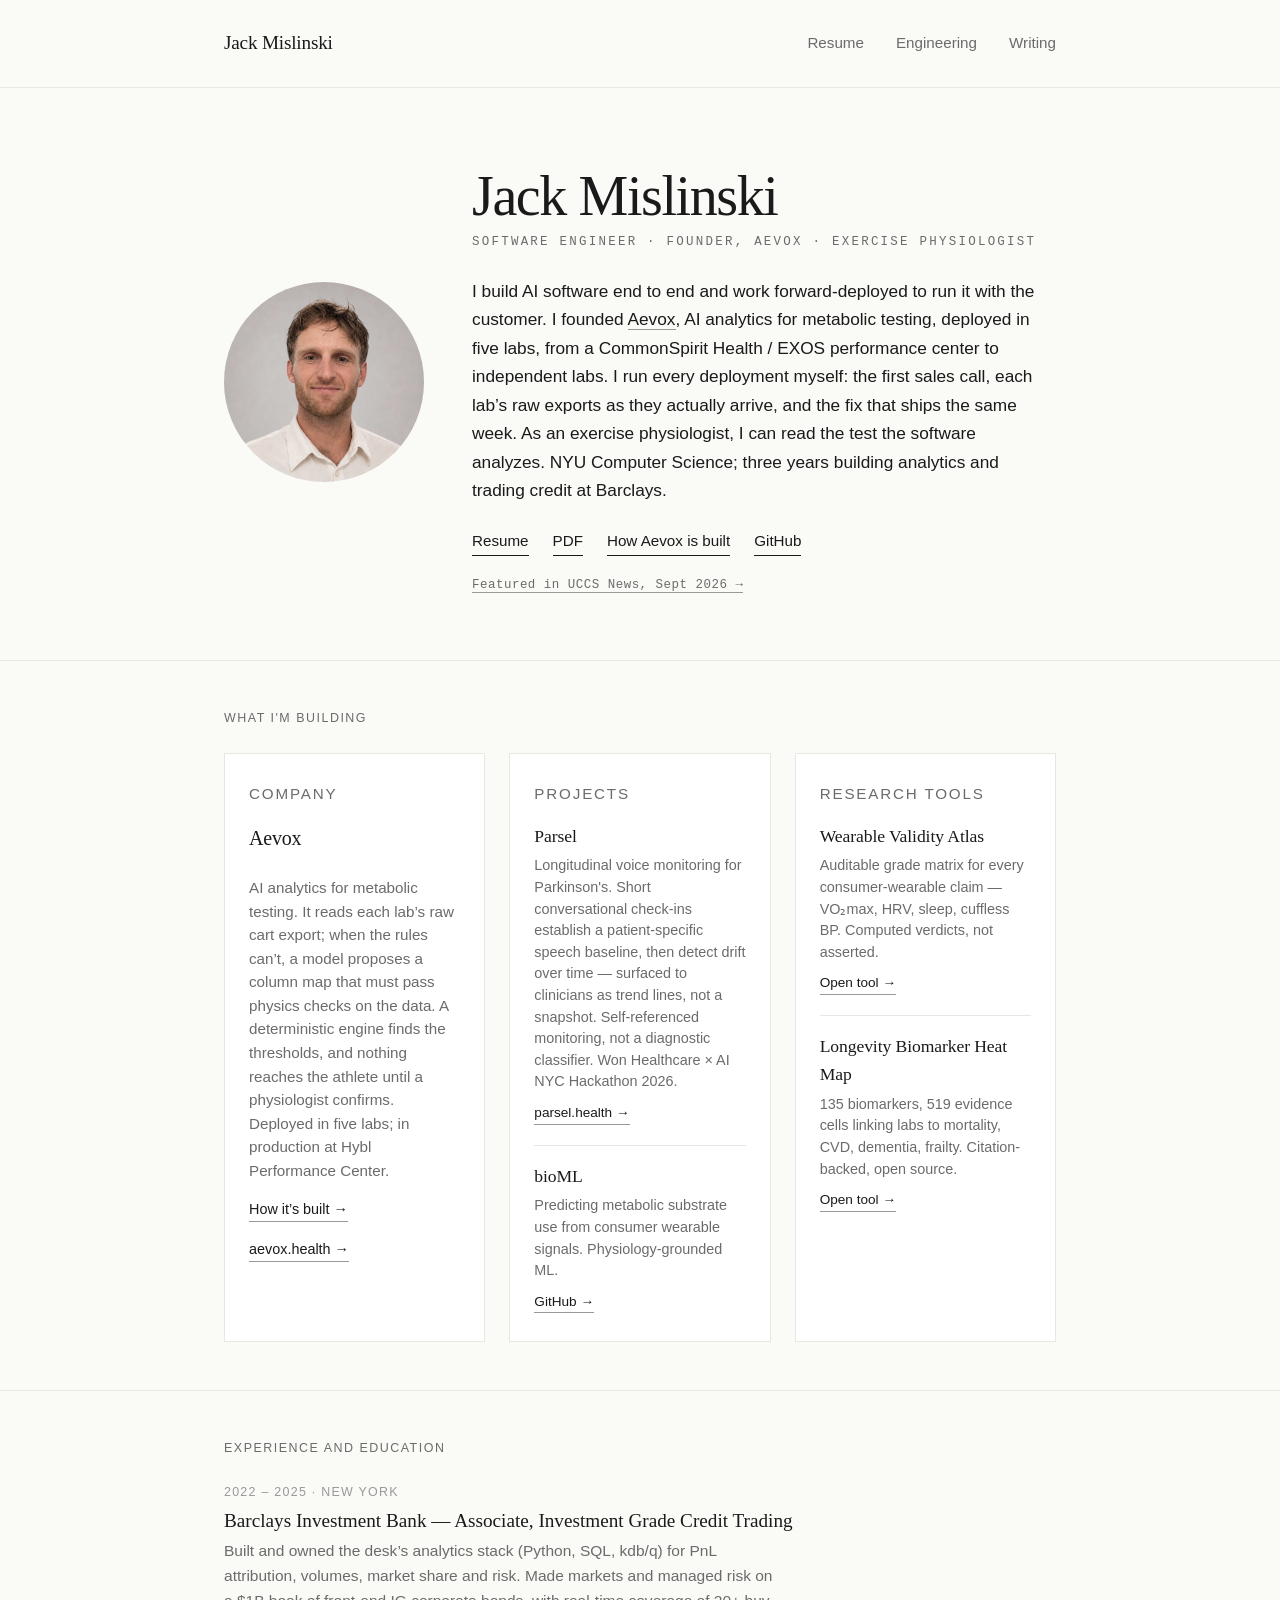
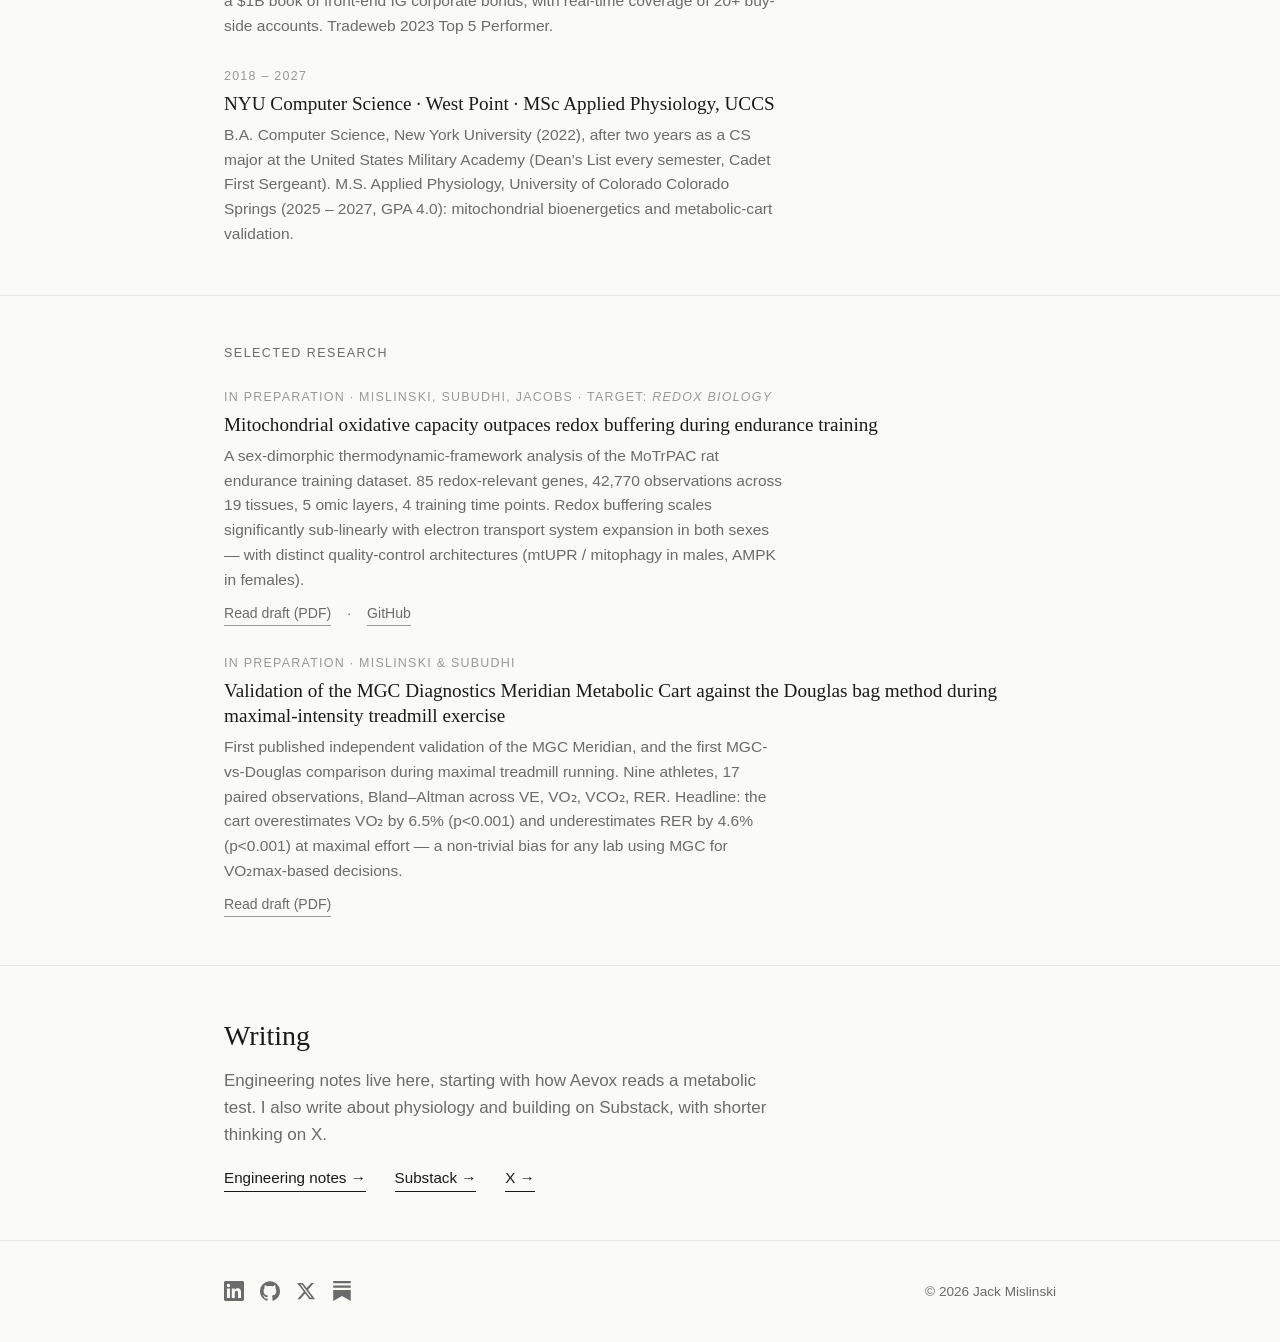
<file: index.html>
<!DOCTYPE html>
<html lang="en">
<head>
    <meta charset="UTF-8">
    <meta name="viewport" content="width=device-width, initial-scale=1.0">
    <title>Jack Mislinski — Software engineer, founder of Aevox</title>
    <meta name="description" content="Software engineer and founder of Aevox, AI analytics for metabolic testing deployed in five labs. Forward-deployed builder, exercise physiologist, NYU CS, ex-Barclays.">
    <link rel="canonical" href="https://jackmislinski.com/">
    <meta property="og:type" content="profile">
    <meta property="og:title" content="Jack Mislinski — Software engineer, founder of Aevox">
    <meta property="og:description" content="Builds AI software end to end and runs every deployment himself. Aevox: AI analytics for metabolic testing, deployed in five labs.">
    <meta property="og:url" content="https://jackmislinski.com/">
    <meta property="og:image" content="https://jackmislinski.com/images/profile.jpg">
    <meta name="twitter:card" content="summary">
    <link rel="icon" type="image/jpeg" href="images/profile.jpg">
    <link rel="stylesheet" href="styles.css">
    <script type="application/ld+json">
    {
      "@context": "https://schema.org",
      "@type": "Person",
      "@id": "https://jackmislinski.com/#person",
      "name": "Jack Mislinski",
      "url": "https://jackmislinski.com/",
      "image": "https://jackmislinski.com/images/profile.jpg",
      "jobTitle": "Software engineer; Founder, Aevox",
      "description": "Software engineer who builds AI software end to end and works forward-deployed to run it with the customer. Founder of Aevox, AI analytics for metabolic testing deployed in five labs. Exercise physiologist (MSc Applied Physiology, UCCS), NYU Computer Science, three years building analytics and trading credit at Barclays.",
      "worksFor": { "@type": "Organization", "name": "Aevox", "url": "https://aevox.health" },
      "address": { "@type": "PostalAddress", "addressLocality": "Brooklyn", "addressRegion": "NY", "addressCountry": "US" },
      "alumniOf": [
        { "@type": "CollegeOrUniversity", "name": "New York University" },
        { "@type": "CollegeOrUniversity", "name": "United States Military Academy" },
        { "@type": "CollegeOrUniversity", "name": "University of Colorado Colorado Springs" },
        { "@type": "Organization", "name": "Barclays Investment Bank" }
      ],
      "knowsAbout": ["Forward-deployed engineering", "AI engineering", "LLM evaluation", "TypeScript", "Python", "Cardiopulmonary exercise testing", "Exercise physiology", "Health AI"],
      "award": "Healthcare × AI NYC Hackathon 2026, winning entry (Parsel)",
      "sameAs": [
        "https://www.linkedin.com/in/jackmislinski",
        "https://github.com/jackmis610",
        "https://x.com/JackMislinski",
        "https://jackmislinski.substack.com/"
      ],
      "subjectOf": {
        "@type": "NewsArticle",
        "headline": "UCCS student Jack Mislinski takes applied physiology into the future of health tech",
        "url": "https://news.uccs.edu/2026/09/01/uccs-student-jack-mislinski-takes-applied-physiology-into-the-future-of-health-tech/",
        "publisher": { "@type": "Organization", "name": "UCCS News" }
      }
    }
    </script>
</head>
<body>
    <header class="site-header">
        <div class="container header-inner">
            <a href="/" class="site-title">Jack Mislinski</a>
            <nav class="site-nav" aria-label="Primary">
                <a href="/resume">Resume</a>
                <a href="/aevox-architecture">Engineering</a>
                <a href="https://jackmislinski.substack.com/">Writing</a>
            </nav>
        </div>
    </header>

    <main>
        <section class="hero">
            <div class="container hero-inner">
                <img src="images/profile.jpg" alt="Jack Mislinski" class="hero-photo" width="180" height="180">
                <div>
                    <h1>Jack Mislinski</h1>
                    <p class="tagline">Software engineer · Founder, Aevox · Exercise physiologist</p>
                    <p class="bio">
                        I build AI software end to end and work forward-deployed to run it with the customer. I founded <a href="https://aevox.health">Aevox</a>, AI analytics for metabolic testing, deployed in five labs, from a CommonSpirit Health / EXOS performance center to independent labs. I run every deployment myself: the first sales call, each lab&rsquo;s raw exports as they actually arrive, and the fix that ships the same week. As an exercise physiologist, I can read the test the software analyzes. NYU Computer Science; three years building analytics and trading credit at Barclays.
                    </p>
                    <div class="hero-actions">
                        <a href="/resume">Resume</a>
                        <a href="/resume.pdf">PDF</a>
                        <a href="/aevox-architecture">How Aevox is built</a>
                        <a href="https://github.com/jackmis610">GitHub</a>
                    </div>
                    <p class="hero-featured"><a href="https://news.uccs.edu/2026/09/01/uccs-student-jack-mislinski-takes-applied-physiology-into-the-future-of-health-tech/" target="_blank" rel="noopener">Featured in UCCS News, Sept 2026 →</a></p>
                </div>
            </div>
        </section>

        <section class="section">
            <div class="container">
                <p class="section-label">What I'm Building</p>
                <div class="card-grid">
                    <article class="card">
                        <p class="card-label">Company</p>
                        <h3 class="card-title">Aevox</h3>
                        <p>AI analytics for metabolic testing. It reads each lab&rsquo;s raw cart export; when the rules can&rsquo;t, a model proposes a column map that must pass physics checks on the data. A deterministic engine finds the thresholds, and nothing reaches the athlete until a physiologist confirms. Deployed in five labs; in production at Hybl Performance Center.</p>
                        <a href="/aevox-architecture">How it&rsquo;s built →</a>
                        <a href="https://aevox.health">aevox.health →</a>
                    </article>
                    <article class="card">
                        <p class="card-label">Projects</p>
                        <div class="card-item">
                            <h3 class="card-item-title">Parsel</h3>
                            <p>Longitudinal voice monitoring for Parkinson's. Short conversational check-ins establish a patient-specific speech baseline, then detect drift over time — surfaced to clinicians as trend lines, not a snapshot. Self-referenced monitoring, not a diagnostic classifier. Won Healthcare × AI NYC Hackathon 2026.</p>
                            <a href="https://parsel.health">parsel.health →</a>
                        </div>
                        <div class="card-item">
                            <h3 class="card-item-title">bioML</h3>
                            <p>Predicting metabolic substrate use from consumer wearable signals. Physiology-grounded ML.</p>
                            <a href="https://github.com/jackmis610/bioML">GitHub →</a>
                        </div>
                    </article>
                    <article class="card">
                        <p class="card-label">Research Tools</p>
                        <div class="card-item">
                            <h3 class="card-item-title">Wearable Validity Atlas</h3>
                            <p>Auditable grade matrix for every consumer-wearable claim — VO₂max, HRV, sleep, cuffless BP. Computed verdicts, not asserted.</p>
                            <a href="/wearables/">Open tool →</a>
                        </div>
                        <div class="card-item">
                            <h3 class="card-item-title">Longevity Biomarker Heat Map</h3>
                            <p>135 biomarkers, 519 evidence cells linking labs to mortality, CVD, dementia, frailty. Citation-backed, open source.</p>
                            <a href="/biomarkers/">Open tool →</a>
                        </div>
                    </article>
                </div>
            </div>
        </section>

        <section class="section">
            <div class="container">
                <p class="section-label">Experience and Education</p>
                <div class="item-list">
                    <article class="item">
                        <p class="item-meta">2022 – 2025 · New York</p>
                        <h3 class="item-title">Barclays Investment Bank — Associate, Investment Grade Credit Trading</h3>
                        <p class="item-desc">Built and owned the desk&rsquo;s analytics stack (Python, SQL, kdb/q) for PnL attribution, volumes, market share and risk. Made markets and managed risk on a $1B book of front-end IG corporate bonds, with real-time coverage of 20+ buy-side accounts. Tradeweb 2023 Top 5 Performer.</p>
                    </article>
                    <article class="item">
                        <p class="item-meta">2018 – 2027</p>
                        <h3 class="item-title">NYU Computer Science · West Point · MSc Applied Physiology, UCCS</h3>
                        <p class="item-desc">B.A. Computer Science, New York University (2022), after two years as a CS major at the United States Military Academy (Dean&rsquo;s List every semester, Cadet First Sergeant). M.S. Applied Physiology, University of Colorado Colorado Springs (2025 – 2027, GPA 4.0): mitochondrial bioenergetics and metabolic-cart validation.</p>
                    </article>
                </div>
            </div>
        </section>

        <section class="section">
            <div class="container">
                <p class="section-label">Selected Research</p>
                <div class="item-list">
                    <article class="item">
                        <p class="item-meta">In preparation · Mislinski, Subudhi, Jacobs · Target: <em>Redox Biology</em></p>
                        <h3 class="item-title"><a href="/papers/motrpac-redox.pdf" target="_blank" rel="noopener">Mitochondrial oxidative capacity outpaces redox buffering during endurance training</a></h3>
                        <p class="item-desc">
                            A sex-dimorphic thermodynamic-framework analysis of the MoTrPAC rat endurance training dataset. 85 redox-relevant genes, 42,770 observations across 19 tissues, 5 omic layers, 4 training time points. Redox buffering scales significantly sub-linearly with electron transport system expansion in both sexes — with distinct quality-control architectures (mtUPR / mitophagy in males, AMPK in females).
                        </p>
                        <div class="item-links">
                            <a href="/papers/motrpac-redox.pdf" target="_blank" rel="noopener">Read draft (PDF)</a>
                            <span>·</span>
                            <a href="https://github.com/jackmis610/motrpac-redox">GitHub</a>
                        </div>
                    </article>
                    <article class="item">
                        <p class="item-meta">In preparation · Mislinski &amp; Subudhi</p>
                        <h3 class="item-title"><a href="/papers/mgc-meridian-validation.pdf" target="_blank" rel="noopener">Validation of the MGC Diagnostics Meridian Metabolic Cart against the Douglas bag method during maximal-intensity treadmill exercise</a></h3>
                        <p class="item-desc">
                            First published independent validation of the MGC Meridian, and the first MGC-vs-Douglas comparison during maximal treadmill running. Nine athletes, 17 paired observations, Bland–Altman across VE, VO₂, VCO₂, RER. Headline: the cart overestimates VO₂ by 6.5% (p&lt;0.001) and underestimates RER by 4.6% (p&lt;0.001) at maximal effort — a non-trivial bias for any lab using MGC for VO₂max-based decisions.
                        </p>
                        <div class="item-links">
                            <a href="/papers/mgc-meridian-validation.pdf" target="_blank" rel="noopener">Read draft (PDF)</a>
                        </div>
                    </article>
                </div>
            </div>
        </section>

        <section class="writing-cta">
            <div class="container">
                <h2>Writing</h2>
                <p>Engineering notes live here, starting with how Aevox reads a metabolic test. I also write about physiology and building on Substack, with shorter thinking on X.</p>
                <a href="/aevox-architecture" class="cta-link">Engineering notes →</a>
                <a href="https://jackmislinski.substack.com/" class="cta-link">Substack →</a>
                <a href="https://x.com/JackMislinski" class="cta-link">X →</a>
            </div>
        </section>
    </main>

    <footer class="site-footer">
        <div class="container footer-inner">
            <div class="social-links" aria-label="Social media">
                <a href="https://www.linkedin.com/in/jackmislinski" aria-label="LinkedIn" target="_blank" rel="noopener">
                    <svg viewBox="0 0 24 24" width="20" height="20" fill="currentColor" aria-hidden="true"><path d="M20.447 20.452h-3.554v-5.569c0-1.328-.027-3.037-1.852-3.037-1.853 0-2.136 1.445-2.136 2.939v5.667H9.351V9h3.414v1.561h.046c.477-.9 1.637-1.85 3.37-1.85 3.601 0 4.267 2.37 4.267 5.455v6.286zM5.337 7.433a2.062 2.062 0 01-2.063-2.065 2.063 2.063 0 112.063 2.065zm1.782 13.019H3.555V9h3.564v11.452zM22.225 0H1.771C.792 0 0 .774 0 1.729v20.542C0 23.227.792 24 1.771 24h20.451C23.2 24 24 23.227 24 22.271V1.729C24 .774 23.2 0 22.222 0h.003z"/></svg>
                </a>
                <a href="https://github.com/jackmis610" aria-label="GitHub" target="_blank" rel="noopener">
                    <svg viewBox="0 0 24 24" width="20" height="20" fill="currentColor" aria-hidden="true"><path d="M12 .297c-6.63 0-12 5.373-12 12 0 5.303 3.438 9.8 8.205 11.385.6.113.82-.258.82-.577 0-.285-.01-1.04-.015-2.04-3.338.724-4.042-1.61-4.042-1.61C4.422 18.07 3.633 17.7 3.633 17.7c-1.087-.744.084-.729.084-.729 1.205.084 1.838 1.236 1.838 1.236 1.07 1.835 2.809 1.305 3.495.998.108-.776.417-1.305.76-1.605-2.665-.3-5.466-1.332-5.466-5.93 0-1.31.465-2.38 1.235-3.22-.135-.303-.54-1.523.105-3.176 0 0 1.005-.322 3.3 1.23.96-.267 1.98-.399 3-.405 1.02.006 2.04.138 3 .405 2.28-1.552 3.285-1.23 3.285-1.23.645 1.653.24 2.873.12 3.176.765.84 1.23 1.91 1.23 3.22 0 4.61-2.805 5.625-5.475 5.92.42.36.81 1.096.81 2.22 0 1.606-.015 2.896-.015 3.286 0 .315.21.69.825.57C20.565 22.092 24 17.592 24 12.297c0-6.627-5.373-12-12-12"/></svg>
                </a>
                <a href="https://x.com/JackMislinski" aria-label="X (Twitter)" target="_blank" rel="noopener">
                    <svg viewBox="0 0 24 24" width="20" height="20" fill="currentColor" aria-hidden="true"><path d="M18.244 2.25h3.308l-7.227 8.26 8.502 11.24H16.17l-5.214-6.817L4.99 21.75H1.68l7.73-8.835L1.254 2.25H8.08l4.713 6.231zm-1.161 17.52h1.833L7.084 4.126H5.117z"/></svg>
                </a>
                <a href="https://jackmislinski.substack.com/" aria-label="Substack" target="_blank" rel="noopener">
                    <svg viewBox="0 0 24 24" width="20" height="20" fill="currentColor" aria-hidden="true"><path d="M22.539 8.242H1.46V5.406h21.08v2.836zM1.46 10.812V24L12 18.11 22.54 24V10.812H1.46zM22.54 0H1.46v2.836h21.08V0z"/></svg>
                </a>
            </div>
            <p class="copyright">&copy; <span id="year">2026</span> Jack Mislinski</p>
        </div>
    </footer>
    <script>document.getElementById('year').textContent = new Date().getFullYear();</script>
</body>
</html>
</file>
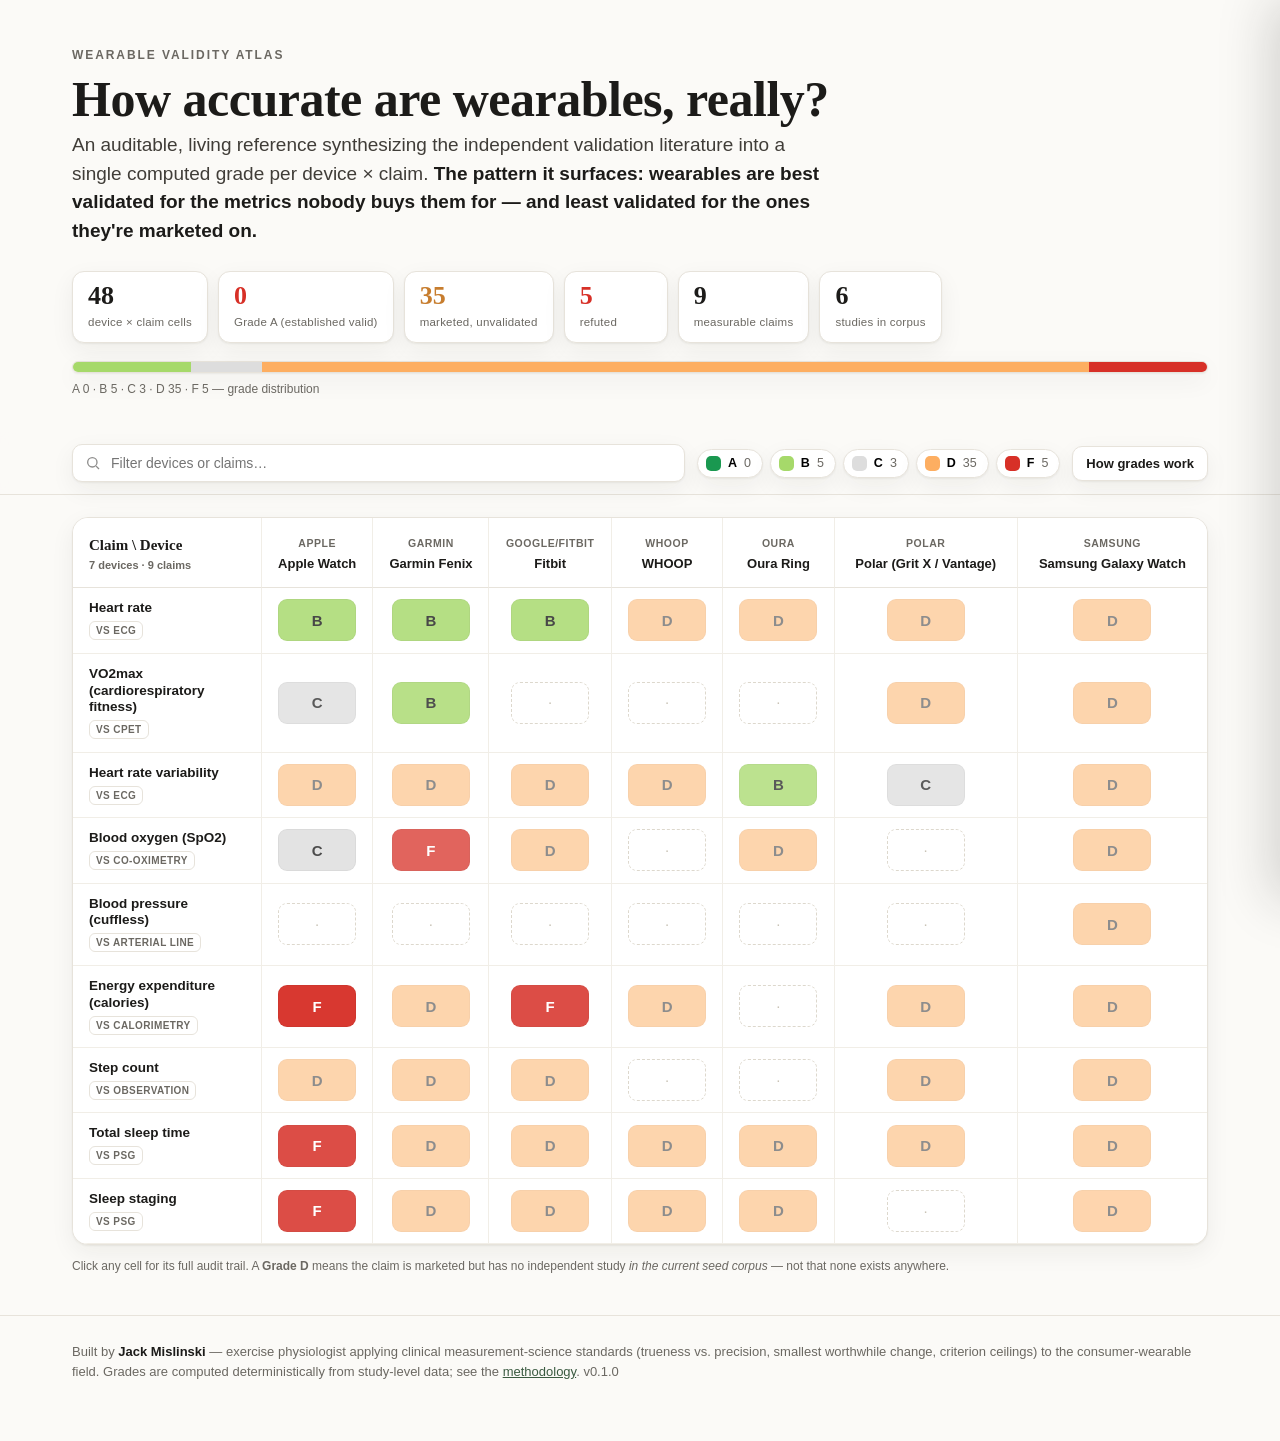
<file: wearables/index.html>
<!DOCTYPE html>
<html lang="en">
<head>
<meta charset="utf-8">
<meta name="viewport" content="width=device-width, initial-scale=1">
<title>Wearable Validity Atlas</title>
<meta name="description" content="An auditable, living reference for how accurate consumer wearables actually are — and how much of what they market has ever been independently validated.">
<style>
  :root{
    --paper:#fbfaf7; --ink:#1c1b19; --muted:#6b6862; --line:#e7e3db;
    --card:#ffffff; --accent:#3a5a40; --shadow:0 1px 2px rgba(28,27,25,.06),0 8px 24px rgba(28,27,25,.06);
    --gA:#1a9850; --gB:#a6d96a; --gC:#dcdcdc; --gD:#fdae61; --gF:#d73027; --gN:#4d4d4d;
    --serif:"Iowan Old Style","Palatino Linotype",Palatino,Georgia,"Times New Roman",serif;
    --sans:-apple-system,BlinkMacSystemFont,"Segoe UI",Roboto,Helvetica,Arial,sans-serif;
  }
  *{box-sizing:border-box}
  html,body{margin:0}
  body{background:var(--paper);color:var(--ink);font-family:var(--sans);
    font-size:15px;line-height:1.5;-webkit-font-smoothing:antialiased}
  a{color:var(--accent)}
  .wrap{max-width:1180px;margin:0 auto;padding:0 22px}

  /* Header */
  header.hero{padding:46px 0 14px}
  .eyebrow{font-size:12px;letter-spacing:.16em;text-transform:uppercase;color:var(--muted);font-weight:600}
  h1{font-family:var(--serif);font-weight:600;font-size:clamp(30px,5vw,50px);line-height:1.04;
    margin:.18em 0 .12em;letter-spacing:-.01em}
  .lede{font-size:clamp(16px,2.1vw,19px);color:#403d38;max-width:760px;margin:.2em 0 0}
  .lede b{color:var(--ink)}

  /* Stat chips + distribution bar */
  .stats{display:flex;flex-wrap:wrap;gap:10px;margin:26px 0 6px}
  .chip{background:var(--card);border:1px solid var(--line);border-radius:12px;
    padding:11px 15px;box-shadow:var(--shadow);min-width:104px}
  .chip .n{font-family:var(--serif);font-size:26px;font-weight:600;line-height:1}
  .chip .l{font-size:11.5px;color:var(--muted);margin-top:5px;letter-spacing:.02em}
  .chip.flag .n{color:var(--gF)} .chip.warn .n{color:#c77d2e} .chip.dark .n{color:var(--gN)}
  .distbar{display:flex;height:12px;border-radius:7px;overflow:hidden;margin:18px 0 2px;
    border:1px solid var(--line);box-shadow:var(--shadow)}
  .distbar span{display:block}
  .distcap{font-size:12px;color:var(--muted);margin-top:7px}

  /* Toolbar */
  .toolbar{position:sticky;top:0;z-index:30;background:rgba(251,250,247,.86);
    backdrop-filter:saturate(1.4) blur(8px);border-bottom:1px solid var(--line);
    padding:12px 0;margin-top:20px}
  .toolbar .row{display:flex;flex-wrap:wrap;gap:12px;align-items:center}
  .search{flex:1;min-width:200px;display:flex;align-items:center;gap:8px;background:var(--card);
    border:1px solid var(--line);border-radius:10px;padding:9px 12px;box-shadow:var(--shadow)}
  .search input{border:0;outline:0;font-size:14px;width:100%;background:transparent;color:var(--ink)}
  .search svg{flex:none;opacity:.5}
  .legend{display:flex;flex-wrap:wrap;gap:7px}
  .lg{display:inline-flex;align-items:center;gap:7px;border:1px solid var(--line);background:var(--card);
    border-radius:999px;padding:6px 11px 6px 8px;font-size:12.5px;cursor:pointer;user-select:none;
    box-shadow:var(--shadow);transition:opacity .15s,transform .05s}
  .lg:active{transform:translateY(1px)}
  .lg .sw{width:15px;height:15px;border-radius:5px;flex:none}
  .lg .gl{font-weight:700} .lg .ct{color:var(--muted)}
  .lg.off{opacity:.34;filter:grayscale(.5)}
  .btn{border:1px solid var(--line);background:var(--card);border-radius:10px;padding:9px 13px;
    font-size:13px;font-weight:600;cursor:pointer;box-shadow:var(--shadow);color:var(--ink)}
  .btn:hover{border-color:#cfcabe}

  /* Matrix */
  .matrix-shell{margin:22px 0 8px;overflow-x:auto;border:1px solid var(--line);border-radius:16px;
    background:var(--card);box-shadow:var(--shadow)}
  table.matrix{border-collapse:separate;border-spacing:0;width:100%;min-width:760px}
  table.matrix th,table.matrix td{padding:0}
  thead th{position:sticky;top:0;z-index:5;background:var(--card)}
  .corner{position:sticky;left:0;z-index:6;background:var(--card);min-width:188px;width:188px;
    text-align:left;padding:16px 16px 14px!important;border-bottom:1px solid var(--line)}
  .corner .t{font-family:var(--serif);font-size:15px;font-weight:600}
  .corner .s{font-size:11px;color:var(--muted)}
  .devhead{vertical-align:bottom;padding:14px 8px 14px!important;border-bottom:1px solid var(--line);
    border-left:1px solid #f1eee7;text-align:center;min-width:96px}
  .devhead .v{font-size:10.5px;letter-spacing:.05em;text-transform:uppercase;color:var(--muted)}
  .devhead .d{font-weight:600;font-size:13px;margin-top:2px}
  .devhead.dim,.rowhead.dim,td.cell.dim{opacity:.26}
  .devhead.axis,.rowhead.axis{background:#f6f3ec}
  .rowhead{position:sticky;left:0;z-index:4;background:var(--card);text-align:left;
    padding:12px 16px!important;border-bottom:1px solid #f1eee7;min-width:188px;width:188px}
  .rowhead .cl{font-weight:600;font-size:13.5px;line-height:1.25}
  .rowhead .tag{display:inline-block;margin-top:4px;font-size:10px;letter-spacing:.04em;
    text-transform:uppercase;color:var(--muted);border:1px solid var(--line);border-radius:6px;padding:1px 6px}
  .rowhead .tag.comp{color:#7a5cab;border-color:#e1d6f0;background:#f7f2fe}
  tbody tr td.cell{border-bottom:1px solid #f1eee7;border-left:1px solid #f1eee7;
    text-align:center;height:54px;position:relative}
  .sq{margin:6px auto;width:calc(100% - 12px);max-width:78px;height:42px;border-radius:9px;
    display:flex;align-items:center;justify-content:center;font-weight:700;font-size:15px;
    cursor:pointer;border:1px solid rgba(0,0,0,.05);transition:transform .08s,box-shadow .12s,outline-color .1s;
    outline:2px solid transparent;outline-offset:2px}
  .sq:hover{transform:translateY(-1px);box-shadow:0 4px 14px rgba(0,0,0,.16)}
  .sq:focus-visible{outline-color:var(--ink)}
  .sq.empty{background:transparent;border:1px dashed #ddd8cd;color:#c9c3b6;font-weight:400;cursor:default}
  .sq.empty:hover{transform:none;box-shadow:none}
  .sq.sel{outline-color:var(--ink);transform:translateY(-1px);box-shadow:0 6px 18px rgba(0,0,0,.2)}
  td.cell.axis{background:#faf8f2}

  /* Drawer */
  .scrim{position:fixed;inset:0;background:rgba(28,27,25,.34);opacity:0;pointer-events:none;
    transition:opacity .2s;z-index:40}
  .scrim.show{opacity:1;pointer-events:auto}
  .drawer{position:fixed;top:0;right:0;height:100%;width:min(440px,94vw);background:var(--card);
    box-shadow:-18px 0 50px rgba(28,27,25,.18);transform:translateX(102%);
    transition:transform .26s cubic-bezier(.3,.8,.3,1);z-index:50;display:flex;flex-direction:column}
  .drawer.show{transform:none}
  .drawer header{padding:22px 24px 16px;border-bottom:1px solid var(--line)}
  .drawer .close{position:absolute;top:16px;right:16px;border:0;background:#f1eee7;width:32px;height:32px;
    border-radius:8px;font-size:17px;cursor:pointer;color:var(--ink)}
  .drawer .ctx{font-size:11px;letter-spacing:.12em;text-transform:uppercase;color:var(--muted)}
  .drawer h2{font-family:var(--serif);font-weight:600;font-size:23px;margin:.25em 0 .5em;line-height:1.1}
  .badge{display:inline-flex;align-items:center;gap:9px;border-radius:10px;padding:8px 13px;font-weight:600;font-size:14px}
  .badge .lt{font-size:19px;font-weight:800}
  .drawer .body{padding:18px 24px 30px;overflow:auto}
  .scores{display:flex;flex-direction:column;gap:14px;margin:0 0 18px}
  .score .slabel{display:flex;justify-content:space-between;align-items:baseline;font-size:12px;
    text-transform:uppercase;letter-spacing:.06em;color:var(--muted);font-weight:700}
  .score .sv{font-family:var(--serif);font-size:21px;font-weight:600;color:var(--ink);letter-spacing:0;text-transform:none}
  .score .sv small{font-size:12px;color:var(--muted);font-weight:400}
  .score .sv.na{font-size:14px;color:var(--muted);font-style:italic}
  .track{height:9px;border-radius:6px;background:#eee9df;margin:6px 0 4px;overflow:hidden}
  .track .fill{height:100%;border-radius:6px;transition:width .3s}
  .track .fill.na{width:100%;background:repeating-linear-gradient(45deg,#eee9df,#eee9df 5px,#e2dccf 5px,#e2dccf 10px)}
  .shint{font-size:11.5px;color:var(--muted)}
  .rationale{font-size:14.5px;color:#33302b;background:#faf8f2;border:1px solid var(--line);
    border-radius:12px;padding:13px 15px}
  .kvs{display:flex;flex-wrap:wrap;gap:8px;margin:16px 0 6px}
  .kv{border:1px solid var(--line);border-radius:10px;padding:8px 12px;min-width:96px}
  .kv .k{font-size:10.5px;text-transform:uppercase;letter-spacing:.04em;color:var(--muted)}
  .kv .val{font-family:var(--serif);font-size:18px;font-weight:600;margin-top:2px}
  h3.sec{font-size:12px;letter-spacing:.1em;text-transform:uppercase;color:var(--muted);
    margin:22px 0 9px;font-weight:700}
  ul.ev{list-style:none;padding:0;margin:0;display:flex;flex-direction:column;gap:8px}
  ul.ev li{font-size:13px;border-left:3px solid var(--line);padding:4px 0 4px 12px;color:#3a3731}
  .swcbox{font-size:13px;color:#3a3731;background:#f6f3ec;border-radius:12px;padding:12px 14px}
  .swcbox .ceil{color:var(--muted);margin-top:6px}

  /* Modal */
  dialog#method{border:1px solid var(--line);border-radius:18px;padding:0;max-width:660px;width:92vw;
    box-shadow:0 30px 80px rgba(28,27,25,.3);color:var(--ink)}
  dialog#method::backdrop{background:rgba(28,27,25,.4)}
  dialog .mhead{padding:22px 26px 6px;display:flex;justify-content:space-between;align-items:start}
  dialog h2{font-family:var(--serif);font-size:24px;margin:0}
  dialog .mbody{padding:6px 26px 26px}
  dialog .mbody p{color:#403d38}
  .gloss{display:grid;grid-template-columns:auto 1fr;gap:9px 14px;align-items:start;margin:14px 0}
  .gloss .gb{width:26px;height:26px;border-radius:7px;display:flex;align-items:center;justify-content:center;
    font-weight:800;color:#fff;font-size:13px}
  .formula{font-family:var(--serif);font-size:18px;background:#f6f3ec;border-radius:10px;padding:10px 14px;
    display:inline-block;margin:6px 0}

  footer{border-top:1px solid var(--line);margin-top:40px;padding:26px 0 60px;color:var(--muted);font-size:13px}
  footer b{color:var(--ink)}
  .empty-state{padding:60px 0;text-align:center;color:var(--muted)}
  @media(max-width:620px){
    .drawer{width:100vw}
    .corner,.rowhead{min-width:150px;width:150px}
  }
</style>
</head>
<body>
<script>const DATA = {"meta":{"version":"0.1.0","n_cells":48,"n_devices":7,"n_claims":9,"n_studies":6,"counts":{"A":0,"B":5,"C":3,"D":35,"F":5}},"legend":{"A":{"label":"Established valid","color":"#1a9850"},"B":{"label":"Conditionally valid / good but limited","color":"#a6d96a"},"C":{"label":"Contested / insufficient","color":"#dddddd"},"D":{"label":"Unvalidated but marketed","color":"#fdae61"},"F":{"label":"Refuted","color":"#d73027"}},"grade_order":["A","B","C","D","F"],"swc":{"heart_rate":{"unit":"bpm","swc":3,"rationale":"~3 bpm approximates the day-to-day biological noise floor of resting HR and a training-zone-relevant increment; finer resolution is not actionable.\n","criterion_ceiling":"ECG ~+/-1 bpm"},"vo2max":{"unit":"mL/kg/min","swc":1.5,"rationale":"~3% of a typical 40-50 mL/kg/min value (~1.5 mL/kg/min), matching the smallest change a coach would act on and roughly the CPET test-retest band.\n","criterion_ceiling":"CPET (metabolic cart / Douglas bag) test-retest ~3-4% -- a device cannot beat this."},"hrv":{"unit":"ms","swc":null,"rationale":"Within-subject RMSSD varies enormously day to day; no single absolute SWC generalizes. Grade falls back to agreement coefficients (CCC/ICC) vs ECG.\n","criterion_ceiling":"ECG R-R interval (near-perfect when artifact-corrected)"},"spo2":{"unit":"%SpO2","swc":2,"rationale":"~2% spans the clinically meaningful desaturation step and aligns with the +/-2% accuracy expected of medical pulse oximeters.\n","criterion_ceiling":"Co-oximetry / arterial blood gas ~+/-1-2%"},"blood_pressure":{"unit":"mmHg","swc":5,"rationale":"~5 mmHg is the AAMI/ISO mean-difference tolerance for validated cuffs and a clinically meaningful systolic increment.\n","criterion_ceiling":"Intra-arterial line / validated auscultatory cuff ~+/-5 mmHg"},"energy_expenditure":{"unit":"%","swc":5,"rationale":"Errors are reported in percent of total expenditure; ~5% is the threshold below which calorie estimates are decision-useful for body-weight goals.\n","criterion_ceiling":"Indirect calorimetry / doubly labeled water ~5-8%"},"steps":{"unit":"%","swc":5,"rationale":"~5% step-count error is the practical threshold for activity tracking.","criterion_ceiling":"Direct observation / video ~near-perfect"},"sleep_duration":{"unit":"min","swc":30,"rationale":"~30 min total-sleep-time error is the threshold for night-to-night usefulness.","criterion_ceiling":"Polysomnography (PSG) ~ minutes"},"sleep_stages":{"unit":"%epoch","swc":null,"rationale":"Staging is categorical (epoch agreement), not a continuous quantity, so no SWC applies; grade uses epoch-agreement / error statistics directly.\n","criterion_ceiling":"PSG inter-scorer agreement only ~80% of epochs -- the realistic ceiling."}},"claims":[{"id":"heart_rate","label":"Heart rate","gold_criteria":["ecg","chest_strap_ecg"],"criterion_label":"vs ECG"},{"id":"vo2max","label":"VO2max (cardiorespiratory fitness)","gold_criteria":["cpet_metabolic_cart","douglas_bag"],"criterion_label":"vs CPET"},{"id":"hrv","label":"Heart rate variability","gold_criteria":["ecg","chest_strap_ecg"],"criterion_label":"vs ECG"},{"id":"spo2","label":"Blood oxygen (SpO2)","gold_criteria":["co_oximetry","arterial_blood_gas"],"criterion_label":"vs co-oximetry"},{"id":"blood_pressure","label":"Blood pressure (cuffless)","gold_criteria":["arterial_line","validated_cuff"],"criterion_label":"vs arterial line"},{"id":"energy_expenditure","label":"Energy expenditure (calories)","gold_criteria":["indirect_calorimetry","doubly_labeled_water"],"criterion_label":"vs calorimetry"},{"id":"steps","label":"Step count","gold_criteria":["direct_observation","video"],"criterion_label":"vs observation"},{"id":"sleep_duration","label":"Total sleep time","gold_criteria":["psg"],"criterion_label":"vs PSG"},{"id":"sleep_stages","label":"Sleep staging","gold_criteria":["psg"],"criterion_label":"vs PSG"}],"devices":[{"id":"apple_watch","label":"Apple Watch","vendor":"Apple","markets":["heart_rate","vo2max","hrv","spo2","energy_expenditure","steps","sleep_duration","sleep_stages"]},{"id":"garmin_fenix","label":"Garmin Fenix","vendor":"Garmin","markets":["heart_rate","vo2max","hrv","spo2","energy_expenditure","steps","sleep_duration","sleep_stages"]},{"id":"fitbit","label":"Fitbit","vendor":"Google/Fitbit","markets":["heart_rate","hrv","spo2","energy_expenditure","steps","sleep_duration","sleep_stages"]},{"id":"whoop","label":"WHOOP","vendor":"WHOOP","markets":["heart_rate","hrv","energy_expenditure","sleep_duration","sleep_stages"]},{"id":"oura","label":"Oura Ring","vendor":"Oura","markets":["heart_rate","hrv","spo2","sleep_duration","sleep_stages"]},{"id":"polar","label":"Polar (Grit X / Vantage)","vendor":"Polar","markets":["heart_rate","vo2max","hrv","energy_expenditure","steps","sleep_duration"]},{"id":"samsung_galaxy","label":"Samsung Galaxy Watch","vendor":"Samsung","markets":["heart_rate","vo2max","hrv","spo2","blood_pressure","energy_expenditure","steps","sleep_duration","sleep_stages"]}],"cells":[{"device":"apple_watch","claim":"energy_expenditure","grade":"F","rationale":"Refuted. Poor agreement on adequate evidence -- error exceeds usability threshold. 44 primary studies (via 2 sources), 2 with gold-standard criterion; mean tier=0.00.","n_studies":2,"n_underlying":44,"n_goodquality":2,"best_fidelity":"lossy","bias":null,"precision":null,"resolution_ratio":null,"accuracy_score":16.7,"confidence_score":91.0,"bases":["applewatch_npj2026 [systematic review, 82-study pool] (mixed activity): 9% within band -> accuracy 14/100 (poor, lossy) [indirect_calorimetry, lossy]","fuller2020 [systematic review of 43 studies] (mixed activity): 13% within band -> accuracy 20/100 (poor, lossy) [indirect_calorimetry, lossy]"]},{"device":"apple_watch","claim":"heart_rate","grade":"B","rationale":"Good agreement on broad but lossy evidence (summary statistics only). 32 primary studies (via 1 source), 1 with gold-standard criterion; mean tier=2.00. Evidence is lossy-only (no decomposable precision), so capped below A.","n_studies":1,"n_underlying":32,"n_goodquality":1,"best_fidelity":"lossy","bias":null,"precision":null,"resolution_ratio":null,"accuracy_score":82.9,"confidence_score":65.0,"bases":["fuller2020 [systematic review of 32 studies] (rest / low intensity): 71% within band -> accuracy 83/100 (good, lossy) [ecg, lossy]"]},{"device":"apple_watch","claim":"hrv","grade":"D","rationale":"Marketed by the manufacturer but no independent criterion-validation study in the current corpus. Claim rests on internal data only.","n_studies":0,"n_underlying":0,"n_goodquality":0,"best_fidelity":"none","bias":null,"precision":null,"resolution_ratio":null,"accuracy_score":null,"confidence_score":3.0,"bases":[]},{"device":"apple_watch","claim":"sleep_duration","grade":"F","rationale":"Refuted. Poor agreement on adequate evidence -- error exceeds usability threshold. 95 primary studies (via 1 source), 1 with gold-standard criterion; mean tier=0.00.","n_studies":1,"n_underlying":95,"n_goodquality":1,"best_fidelity":"lossy","bias":null,"precision":null,"resolution_ratio":null,"accuracy_score":48.0,"confidence_score":71.0,"bases":["keepingpace2024 [umbrella review of 95 studies] (overnight): MAPE=11% -> accuracy 48/100 (poor, lossy) [psg, lossy]"]},{"device":"apple_watch","claim":"sleep_stages","grade":"F","rationale":"Refuted. Poor agreement on adequate evidence -- error exceeds usability threshold. 95 primary studies (via 1 source), 1 with gold-standard criterion; mean tier=0.00.","n_studies":1,"n_underlying":95,"n_goodquality":1,"best_fidelity":"lossy","bias":null,"precision":null,"resolution_ratio":null,"accuracy_score":0.0,"confidence_score":71.0,"bases":["keepingpace2024 [umbrella review of 95 studies] (overnight): MAPE=60% -> accuracy 0/100 (poor, lossy) [psg, lossy]"]},{"device":"apple_watch","claim":"spo2","grade":"C","rationale":"Moderate agreement on thin evidence -- insufficient to certify. 1 study(ies), 1 with gold-standard criterion; mean tier=1.00.","n_studies":1,"n_underlying":1,"n_goodquality":1,"best_fidelity":"derived","bias":1.6,"precision":2.1938775510204085,"resolution_ratio":1.0969387755102042,"accuracy_score":78.5,"confidence_score":61.0,"bases":["sensors_mdpi2025 (rest): R=1.10 -> accuracy 79/100 (moderate) [co_oximetry, derived]"]},{"device":"apple_watch","claim":"steps","grade":"D","rationale":"Marketed by the manufacturer but no independent criterion-validation study in the current corpus. Claim rests on internal data only.","n_studies":0,"n_underlying":0,"n_goodquality":0,"best_fidelity":"none","bias":null,"precision":null,"resolution_ratio":null,"accuracy_score":null,"confidence_score":3.0,"bases":[]},{"device":"apple_watch","claim":"vo2max","grade":"C","rationale":"Poor agreement but evidence too thin to refute outright. 1 study(ies), 1 with gold-standard criterion; mean tier=0.00.","n_studies":1,"n_underlying":1,"n_goodquality":1,"best_fidelity":"lossy","bias":null,"precision":null,"resolution_ratio":null,"accuracy_score":38.4,"confidence_score":49.0,"bases":["sensors_mdpi2025 (graded exercise): MAPE=15.8% -> accuracy 38/100 (poor, lossy) [cpet_metabolic_cart, lossy]"]},{"device":"fitbit","claim":"energy_expenditure","grade":"F","rationale":"Refuted. Poor agreement on adequate evidence -- error exceeds usability threshold. 43 primary studies (via 1 source), 1 with gold-standard criterion; mean tier=0.00.","n_studies":1,"n_underlying":43,"n_goodquality":1,"best_fidelity":"lossy","bias":null,"precision":null,"resolution_ratio":null,"accuracy_score":13.9,"confidence_score":71.0,"bases":["fuller2020 [systematic review of 43 studies] (mixed activity): 9.2% within band -> accuracy 14/100 (poor, lossy) [indirect_calorimetry, lossy]"]},{"device":"fitbit","claim":"heart_rate","grade":"B","rationale":"Moderate but adequately evidenced agreement. 32 primary studies (via 1 source), 1 with gold-standard criterion; mean tier=1.00. Evidence is lossy-only (no decomposable precision), so capped below A.","n_studies":1,"n_underlying":32,"n_goodquality":1,"best_fidelity":"lossy","bias":null,"precision":null,"resolution_ratio":null,"accuracy_score":66.4,"confidence_score":65.0,"bases":["fuller2020 [systematic review of 32 studies] (rest / low intensity): 51% within band -> accuracy 66/100 (moderate, lossy) [ecg, lossy]"]},{"device":"fitbit","claim":"hrv","grade":"D","rationale":"Marketed by the manufacturer but no independent criterion-validation study in the current corpus. Claim rests on internal data only.","n_studies":0,"n_underlying":0,"n_goodquality":0,"best_fidelity":"none","bias":null,"precision":null,"resolution_ratio":null,"accuracy_score":null,"confidence_score":3.0,"bases":[]},{"device":"fitbit","claim":"sleep_duration","grade":"D","rationale":"Marketed by the manufacturer but no independent criterion-validation study in the current corpus. Claim rests on internal data only.","n_studies":0,"n_underlying":0,"n_goodquality":0,"best_fidelity":"none","bias":null,"precision":null,"resolution_ratio":null,"accuracy_score":null,"confidence_score":3.0,"bases":[]},{"device":"fitbit","claim":"sleep_stages","grade":"D","rationale":"Marketed by the manufacturer but no independent criterion-validation study in the current corpus. Claim rests on internal data only.","n_studies":0,"n_underlying":0,"n_goodquality":0,"best_fidelity":"none","bias":null,"precision":null,"resolution_ratio":null,"accuracy_score":null,"confidence_score":3.0,"bases":[]},{"device":"fitbit","claim":"spo2","grade":"D","rationale":"Marketed by the manufacturer but no independent criterion-validation study in the current corpus. Claim rests on internal data only.","n_studies":0,"n_underlying":0,"n_goodquality":0,"best_fidelity":"none","bias":null,"precision":null,"resolution_ratio":null,"accuracy_score":null,"confidence_score":3.0,"bases":[]},{"device":"fitbit","claim":"steps","grade":"D","rationale":"Marketed by the manufacturer but no independent criterion-validation study in the current corpus. Claim rests on internal data only.","n_studies":0,"n_underlying":0,"n_goodquality":0,"best_fidelity":"none","bias":null,"precision":null,"resolution_ratio":null,"accuracy_score":null,"confidence_score":3.0,"bases":[]},{"device":"garmin_fenix","claim":"energy_expenditure","grade":"D","rationale":"Marketed by the manufacturer but no independent criterion-validation study in the current corpus. Claim rests on internal data only.","n_studies":0,"n_underlying":0,"n_goodquality":0,"best_fidelity":"none","bias":null,"precision":null,"resolution_ratio":null,"accuracy_score":null,"confidence_score":3.0,"bases":[]},{"device":"garmin_fenix","claim":"heart_rate","grade":"B","rationale":"Moderate but adequately evidenced agreement. 32 primary studies (via 1 source), 1 with gold-standard criterion; mean tier=1.00. Evidence is lossy-only (no decomposable precision), so capped below A.","n_studies":1,"n_underlying":32,"n_goodquality":1,"best_fidelity":"lossy","bias":null,"precision":null,"resolution_ratio":null,"accuracy_score":64.5,"confidence_score":65.0,"bases":["fuller2020 [systematic review of 32 studies] (rest / low intensity): 49% within band -> accuracy 65/100 (moderate, lossy) [ecg, lossy]"]},{"device":"garmin_fenix","claim":"hrv","grade":"D","rationale":"Marketed by the manufacturer but no independent criterion-validation study in the current corpus. Claim rests on internal data only.","n_studies":0,"n_underlying":0,"n_goodquality":0,"best_fidelity":"none","bias":null,"precision":null,"resolution_ratio":null,"accuracy_score":null,"confidence_score":3.0,"bases":[]},{"device":"garmin_fenix","claim":"sleep_duration","grade":"D","rationale":"Marketed by the manufacturer but no independent criterion-validation study in the current corpus. Claim rests on internal data only.","n_studies":0,"n_underlying":0,"n_goodquality":0,"best_fidelity":"none","bias":null,"precision":null,"resolution_ratio":null,"accuracy_score":null,"confidence_score":3.0,"bases":[]},{"device":"garmin_fenix","claim":"sleep_stages","grade":"D","rationale":"Marketed by the manufacturer but no independent criterion-validation study in the current corpus. Claim rests on internal data only.","n_studies":0,"n_underlying":0,"n_goodquality":0,"best_fidelity":"none","bias":null,"precision":null,"resolution_ratio":null,"accuracy_score":null,"confidence_score":3.0,"bases":[]},{"device":"garmin_fenix","claim":"spo2","grade":"F","rationale":"Refuted. A gold-standard study shows essentially no agreement (coefficient < 0.40). 1 study(ies), 1 with gold-standard criterion; mean tier=0.00.","n_studies":1,"n_underlying":1,"n_goodquality":1,"best_fidelity":"lossy","bias":null,"precision":null,"resolution_ratio":null,"accuracy_score":6.7,"confidence_score":49.0,"bases":["sensors_mdpi2025 (rest): CCC=0.10 -> accuracy 7/100 (poor, lossy) [co_oximetry, lossy]"]},{"device":"garmin_fenix","claim":"steps","grade":"D","rationale":"Marketed by the manufacturer but no independent criterion-validation study in the current corpus. Claim rests on internal data only.","n_studies":0,"n_underlying":0,"n_goodquality":0,"best_fidelity":"none","bias":null,"precision":null,"resolution_ratio":null,"accuracy_score":null,"confidence_score":3.0,"bases":[]},{"device":"garmin_fenix","claim":"vo2max","grade":"B","rationale":"Moderate but adequately evidenced agreement. 13 primary studies (via 1 source), 1 with gold-standard criterion; mean tier=1.00. Evidence is lossy-only (no decomposable precision), so capped below A.","n_studies":1,"n_underlying":13,"n_goodquality":1,"best_fidelity":"lossy","bias":null,"precision":null,"resolution_ratio":null,"accuracy_score":67.7,"confidence_score":59.0,"bases":["vo2max_frontiers2025 [systematic review of 13 studies] (graded exercise / free-living): MAPE=7.05% -> accuracy 68/100 (moderate, lossy) [cpet_metabolic_cart, lossy]"]},{"device":"oura","claim":"heart_rate","grade":"D","rationale":"Marketed by the manufacturer but no independent criterion-validation study in the current corpus. Claim rests on internal data only.","n_studies":0,"n_underlying":0,"n_goodquality":0,"best_fidelity":"none","bias":null,"precision":null,"resolution_ratio":null,"accuracy_score":null,"confidence_score":3.0,"bases":[]},{"device":"oura","claim":"hrv","grade":"B","rationale":"Good agreement but limited or unreplicated evidence. 1 study(ies), 1 with gold-standard criterion; mean tier=2.00. Evidence is lossy-only (no decomposable precision), so capped below A.","n_studies":1,"n_underlying":1,"n_goodquality":1,"best_fidelity":"lossy","bias":null,"precision":null,"resolution_ratio":null,"accuracy_score":98.0,"confidence_score":49.0,"bases":["hrv_dial2025 (overnight): CCC=0.99 -> accuracy 98/100 (good, lossy) [ecg, lossy]"]},{"device":"oura","claim":"sleep_duration","grade":"D","rationale":"Marketed by the manufacturer but no independent criterion-validation study in the current corpus. Claim rests on internal data only.","n_studies":0,"n_underlying":0,"n_goodquality":0,"best_fidelity":"none","bias":null,"precision":null,"resolution_ratio":null,"accuracy_score":null,"confidence_score":3.0,"bases":[]},{"device":"oura","claim":"sleep_stages","grade":"D","rationale":"Marketed by the manufacturer but no independent criterion-validation study in the current corpus. Claim rests on internal data only.","n_studies":0,"n_underlying":0,"n_goodquality":0,"best_fidelity":"none","bias":null,"precision":null,"resolution_ratio":null,"accuracy_score":null,"confidence_score":3.0,"bases":[]},{"device":"oura","claim":"spo2","grade":"D","rationale":"Marketed by the manufacturer but no independent criterion-validation study in the current corpus. Claim rests on internal data only.","n_studies":0,"n_underlying":0,"n_goodquality":0,"best_fidelity":"none","bias":null,"precision":null,"resolution_ratio":null,"accuracy_score":null,"confidence_score":3.0,"bases":[]},{"device":"polar","claim":"energy_expenditure","grade":"D","rationale":"Marketed by the manufacturer but no independent criterion-validation study in the current corpus. Claim rests on internal data only.","n_studies":0,"n_underlying":0,"n_goodquality":0,"best_fidelity":"none","bias":null,"precision":null,"resolution_ratio":null,"accuracy_score":null,"confidence_score":3.0,"bases":[]},{"device":"polar","claim":"heart_rate","grade":"D","rationale":"Marketed by the manufacturer but no independent criterion-validation study in the current corpus. Claim rests on internal data only.","n_studies":0,"n_underlying":0,"n_goodquality":0,"best_fidelity":"none","bias":null,"precision":null,"resolution_ratio":null,"accuracy_score":null,"confidence_score":3.0,"bases":[]},{"device":"polar","claim":"hrv","grade":"C","rationale":"Moderate agreement on thin evidence -- insufficient to certify. 1 study(ies), 1 with gold-standard criterion; mean tier=1.00. Evidence is lossy-only (no decomposable precision), so capped below A.","n_studies":1,"n_underlying":1,"n_goodquality":1,"best_fidelity":"lossy","bias":null,"precision":null,"resolution_ratio":null,"accuracy_score":64.0,"confidence_score":49.0,"bases":["hrv_dial2025 (overnight): CCC=0.82 -> accuracy 64/100 (moderate, lossy) [ecg, lossy]"]},{"device":"polar","claim":"sleep_duration","grade":"D","rationale":"Marketed by the manufacturer but no independent criterion-validation study in the current corpus. Claim rests on internal data only.","n_studies":0,"n_underlying":0,"n_goodquality":0,"best_fidelity":"none","bias":null,"precision":null,"resolution_ratio":null,"accuracy_score":null,"confidence_score":3.0,"bases":[]},{"device":"polar","claim":"steps","grade":"D","rationale":"Marketed by the manufacturer but no independent criterion-validation study in the current corpus. Claim rests on internal data only.","n_studies":0,"n_underlying":0,"n_goodquality":0,"best_fidelity":"none","bias":null,"precision":null,"resolution_ratio":null,"accuracy_score":null,"confidence_score":3.0,"bases":[]},{"device":"polar","claim":"vo2max","grade":"D","rationale":"Marketed by the manufacturer but no independent criterion-validation study in the current corpus. Claim rests on internal data only.","n_studies":0,"n_underlying":0,"n_goodquality":0,"best_fidelity":"none","bias":null,"precision":null,"resolution_ratio":null,"accuracy_score":null,"confidence_score":3.0,"bases":[]},{"device":"samsung_galaxy","claim":"blood_pressure","grade":"D","rationale":"Marketed by the manufacturer but no independent criterion-validation study in the current corpus. Claim rests on internal data only.","n_studies":0,"n_underlying":0,"n_goodquality":0,"best_fidelity":"none","bias":null,"precision":null,"resolution_ratio":null,"accuracy_score":null,"confidence_score":3.0,"bases":[]},{"device":"samsung_galaxy","claim":"energy_expenditure","grade":"D","rationale":"Marketed by the manufacturer but no independent criterion-validation study in the current corpus. Claim rests on internal data only.","n_studies":0,"n_underlying":0,"n_goodquality":0,"best_fidelity":"none","bias":null,"precision":null,"resolution_ratio":null,"accuracy_score":null,"confidence_score":3.0,"bases":[]},{"device":"samsung_galaxy","claim":"heart_rate","grade":"D","rationale":"Marketed by the manufacturer but no independent criterion-validation study in the current corpus. Claim rests on internal data only.","n_studies":0,"n_underlying":0,"n_goodquality":0,"best_fidelity":"none","bias":null,"precision":null,"resolution_ratio":null,"accuracy_score":null,"confidence_score":3.0,"bases":[]},{"device":"samsung_galaxy","claim":"hrv","grade":"D","rationale":"Marketed by the manufacturer but no independent criterion-validation study in the current corpus. Claim rests on internal data only.","n_studies":0,"n_underlying":0,"n_goodquality":0,"best_fidelity":"none","bias":null,"precision":null,"resolution_ratio":null,"accuracy_score":null,"confidence_score":3.0,"bases":[]},{"device":"samsung_galaxy","claim":"sleep_duration","grade":"D","rationale":"Marketed by the manufacturer but no independent criterion-validation study in the current corpus. Claim rests on internal data only.","n_studies":0,"n_underlying":0,"n_goodquality":0,"best_fidelity":"none","bias":null,"precision":null,"resolution_ratio":null,"accuracy_score":null,"confidence_score":3.0,"bases":[]},{"device":"samsung_galaxy","claim":"sleep_stages","grade":"D","rationale":"Marketed by the manufacturer but no independent criterion-validation study in the current corpus. Claim rests on internal data only.","n_studies":0,"n_underlying":0,"n_goodquality":0,"best_fidelity":"none","bias":null,"precision":null,"resolution_ratio":null,"accuracy_score":null,"confidence_score":3.0,"bases":[]},{"device":"samsung_galaxy","claim":"spo2","grade":"D","rationale":"Marketed by the manufacturer but no independent criterion-validation study in the current corpus. Claim rests on internal data only.","n_studies":0,"n_underlying":0,"n_goodquality":0,"best_fidelity":"none","bias":null,"precision":null,"resolution_ratio":null,"accuracy_score":null,"confidence_score":3.0,"bases":[]},{"device":"samsung_galaxy","claim":"steps","grade":"D","rationale":"Marketed by the manufacturer but no independent criterion-validation study in the current corpus. Claim rests on internal data only.","n_studies":0,"n_underlying":0,"n_goodquality":0,"best_fidelity":"none","bias":null,"precision":null,"resolution_ratio":null,"accuracy_score":null,"confidence_score":3.0,"bases":[]},{"device":"samsung_galaxy","claim":"vo2max","grade":"D","rationale":"Marketed by the manufacturer but no independent criterion-validation study in the current corpus. Claim rests on internal data only.","n_studies":0,"n_underlying":0,"n_goodquality":0,"best_fidelity":"none","bias":null,"precision":null,"resolution_ratio":null,"accuracy_score":null,"confidence_score":3.0,"bases":[]},{"device":"whoop","claim":"energy_expenditure","grade":"D","rationale":"Marketed by the manufacturer but no independent criterion-validation study in the current corpus. Claim rests on internal data only.","n_studies":0,"n_underlying":0,"n_goodquality":0,"best_fidelity":"none","bias":null,"precision":null,"resolution_ratio":null,"accuracy_score":null,"confidence_score":3.0,"bases":[]},{"device":"whoop","claim":"heart_rate","grade":"D","rationale":"Marketed by the manufacturer but no independent criterion-validation study in the current corpus. Claim rests on internal data only.","n_studies":0,"n_underlying":0,"n_goodquality":0,"best_fidelity":"none","bias":null,"precision":null,"resolution_ratio":null,"accuracy_score":null,"confidence_score":3.0,"bases":[]},{"device":"whoop","claim":"hrv","grade":"D","rationale":"Marketed by the manufacturer but no independent criterion-validation study in the current corpus. Claim rests on internal data only.","n_studies":0,"n_underlying":0,"n_goodquality":0,"best_fidelity":"none","bias":null,"precision":null,"resolution_ratio":null,"accuracy_score":null,"confidence_score":3.0,"bases":[]},{"device":"whoop","claim":"sleep_duration","grade":"D","rationale":"Marketed by the manufacturer but no independent criterion-validation study in the current corpus. Claim rests on internal data only.","n_studies":0,"n_underlying":0,"n_goodquality":0,"best_fidelity":"none","bias":null,"precision":null,"resolution_ratio":null,"accuracy_score":null,"confidence_score":3.0,"bases":[]},{"device":"whoop","claim":"sleep_stages","grade":"D","rationale":"Marketed by the manufacturer but no independent criterion-validation study in the current corpus. Claim rests on internal data only.","n_studies":0,"n_underlying":0,"n_goodquality":0,"best_fidelity":"none","bias":null,"precision":null,"resolution_ratio":null,"accuracy_score":null,"confidence_score":3.0,"bases":[]}]};</script>

<div class="wrap">
  <header class="hero">
    <div class="eyebrow">Wearable Validity Atlas</div>
    <h1>How accurate are wearables, really?</h1>
    <p class="lede">An auditable, living reference synthesizing the independent validation literature into a single computed grade per device&nbsp;×&nbsp;claim. <b>The pattern it surfaces: wearables are best validated for the metrics nobody buys them for — and least validated for the ones they're marketed on.</b></p>
    <div class="stats" id="stats"></div>
    <div class="distbar" id="distbar"></div>
    <div class="distcap" id="distcap"></div>
  </header>
</div>

<div class="toolbar">
  <div class="wrap row">
    <label class="search">
      <svg width="16" height="16" viewBox="0 0 24 24" fill="none" stroke="currentColor" stroke-width="2"><circle cx="11" cy="11" r="7"/><path d="M21 21l-4.3-4.3"/></svg>
      <input id="q" type="search" placeholder="Filter devices or claims…" autocomplete="off">
    </label>
    <div class="legend" id="legend"></div>
    <button class="btn" id="methodBtn">How grades work</button>
  </div>
</div>

<div class="wrap">
  <div class="matrix-shell"><div id="matrix"></div></div>
  <p class="distcap" style="margin-top:12px">Click any cell for its full audit trail. A <b>Grade&nbsp;D</b> means the claim is marketed but has no independent study <i>in the current seed corpus</i> — not that none exists anywhere.</p>
</div>

<footer><div class="wrap">
  Built by <b>Jack&nbsp;Mislinski</b> — exercise physiologist applying clinical measurement-science standards (trueness vs. precision, smallest worthwhile change, criterion ceilings) to the consumer-wearable field. Grades are computed deterministically from study-level data; see the <a href="../METHODOLOGY.md">methodology</a>. <span id="ver"></span>
</div></footer>

<!-- Drawer -->
<div class="scrim" id="scrim"></div>
<aside class="drawer" id="drawer" aria-hidden="true">
  <header>
    <button class="close" id="drawerClose" aria-label="Close">×</button>
    <div class="ctx" id="dCtx"></div>
    <h2 id="dTitle"></h2>
    <div id="dBadge"></div>
  </header>
  <div class="body" id="dBody"></div>
</aside>

<!-- Methodology modal -->
<dialog id="method">
  <div class="mhead"><h2>How grades work</h2><button class="btn" id="methodClose">Close</button></div>
  <div class="mbody">
    <p>Every grade is <b>computed</b>, not assigned. Each validation study is reduced to a common form — bias (trueness) and precision (random error) — rejecting correlation-only evidence, because a device can correlate perfectly and still be systematically wrong.</p>
    <p>Errors are then made comparable across metrics with different units via the <b>Resolution Ratio</b>:</p>
    <div class="formula">R = device precision ÷ smallest worthwhile change</div>
    <p style="margin-top:4px;font-size:13.5px;color:#6b6862">R&nbsp;&lt;&nbsp;1 resolves a change worth acting on · R&nbsp;≥&nbsp;3 means the noise exceeds the signal. A claim resting only on a lossy statistic (MAPE, “% within”) is capped below A — one conflated number can’t prove both trueness and precision.</p>
    <p><b>Two scores sit under every grade</b>, because one letter can’t answer two different questions. <b>Accuracy</b> (0–100) is how close the device gets to the criterion <i>when measured</i>; <b>Confidence</b> (0–100) is how much independent evidence backs that number. This mirrors the clinical <a href="https://www.gradeworkinggroup.org/" target="_blank" rel="noopener">GRADE</a> split between an effect and the certainty of evidence. A marketed-but-unstudied claim (Grade&nbsp;D) has <i>no</i> accuracy score and near-zero confidence — an empty cell of knowledge, not a bad measurement. Cell shading reflects confidence: faint cells are weakly evidenced.</p>
    <p style="font-size:13.5px;color:#6b6862"><b>Out of scope:</b> proprietary composite scores (Readiness, Recovery, Strain, Body Battery). They have no external criterion in physical units — nothing measures “readiness” — so there is nothing to validate them against. The Atlas grades only claims that <i>can</i> be checked against a gold standard.</p>
    <div class="gloss" id="gloss"></div>
  </div>
</dialog>

<script>
(function(){
  if(!DATA){document.getElementById('matrix').innerHTML='<div class="empty-state">No data — run <code>python -m wearvalid build</code> to generate the matrix.</div>';return;}
  const grades=DATA.grade_order, legend=DATA.legend;
  const cellMap={}; DATA.cells.forEach(c=>cellMap[c.device+'|'+c.claim]=c);
  const active=new Set(grades);           // grade filters
  let query='', selected=null;
  const lightText=g=>g==='A'||g==='F';
  function scoreBar(label,val,hint,kind){
    if(val==null){
      return `<div class="score"><div class="slabel">${label}<span class="sv na">— not measured</span></div>`
            +`<div class="track"><div class="fill na"></div></div><div class="shint">${hint}</div></div>`;
    }
    const col=kind==='acc'?(val>=80?legend.A.color:val>=50?legend.B.color:legend.F.color):'#5b6b7a';
    return `<div class="score"><div class="slabel">${label}<span class="sv">${val}<small>/100</small></span></div>`
          +`<div class="track"><div class="fill" style="width:${val}%;background:${col}"></div></div>`
          +`<div class="shint">${hint}</div></div>`;
  }

  // ---- Stat chips + distribution bar ----
  const counts=DATA.meta.counts;
  const chips=[
    {n:DATA.meta.n_cells,l:'device × claim cells'},
    {n:counts.A,l:'Grade A (established valid)',cls:counts.A?'':'flag'},
    {n:counts.D,l:'marketed, unvalidated',cls:'warn'},
    {n:counts.F,l:'refuted',cls:'flag'},
    {n:DATA.meta.n_claims,l:'measurable claims'},
    {n:DATA.meta.n_studies,l:'studies in corpus'},
  ];
  document.getElementById('stats').innerHTML=chips.map(c=>
    `<div class="chip ${c.cls||''}"><div class="n">${c.n}</div><div class="l">${c.l}</div></div>`).join('');
  const total=DATA.meta.n_cells;
  document.getElementById('distbar').innerHTML=grades.map(g=>{
    const w=100*counts[g]/total; return w?`<span title="${legend[g].label}: ${counts[g]}" style="width:${w}%;background:${legend[g].color}"></span>`:'';
  }).join('');
  document.getElementById('distcap').textContent=
    grades.map(g=>`${g} ${counts[g]}`).join('  ·  ')+'   — grade distribution';
  document.getElementById('ver').textContent='v'+DATA.meta.version;

  // ---- Legend (clickable filters) ----
  const legEl=document.getElementById('legend');
  legEl.innerHTML=grades.map(g=>
    `<button class="lg" data-g="${g}"><span class="sw" style="background:${legend[g].color}"></span><span class="gl">${g}</span><span class="ct">${counts[g]}</span></button>`).join('');
  legEl.querySelectorAll('.lg').forEach(b=>b.onclick=()=>{
    const g=b.dataset.g; active.has(g)?active.delete(g):active.add(g);
    if(active.size===0){active.add(g);} // never empty
    b.classList.toggle('off',!active.has(g)); applyFilter();
  });

  // ---- Methodology glossary ----
  const labels={A:'Established valid',B:'Conditionally valid / good but limited',C:'Contested / insufficient',D:'Unvalidated but marketed',F:'Refuted'};
  document.getElementById('gloss').innerHTML=grades.map(g=>
    `<div class="gb" style="background:${legend[g].color};color:${lightText(g)?'#fff':'#222'}">${g}</div><div>${labels[g]}</div>`).join('');

  // ---- Build matrix table ----
  const m=document.getElementById('matrix');
  let html='<table class="matrix"><thead><tr>'+
    '<th class="corner"><div class="t">Claim \\ Device</div><div class="s">'+DATA.meta.n_devices+' devices · '+DATA.meta.n_claims+' claims</div></th>';
  DATA.devices.forEach(d=>{html+=`<th class="devhead" data-device="${d.id}"><div class="v">${d.vendor||''}</div><div class="d">${d.label}</div></th>`;});
  html+='</tr></thead><tbody>';
  DATA.claims.forEach(cl=>{
    html+=`<tr><th class="rowhead" data-claim="${cl.id}"><div class="cl">${cl.label}</div>${cl.criterion_label?`<span class="tag">${cl.criterion_label}</span>`:''}</th>`;
    DATA.devices.forEach(d=>{
      const c=cellMap[d.id+'|'+cl.id];
      if(c){const col=legend[c.grade].color, tc=lightText(c.grade)?'#fff':'#222';
        const cf=c.confidence_score, op=(cf==null)?1:(0.5+0.5*cf/100);
        const tip=(c.accuracy_score==null)
          ? `${d.label} · ${cl.label} — grade ${c.grade} (${legend[c.grade].label}); not measured · confidence ${cf==null?'n/a':cf+'/100'}`
          : `${d.label} · ${cl.label} — accuracy ${c.accuracy_score}/100 · confidence ${cf}/100`;
        html+=`<td class="cell" data-device="${d.id}" data-claim="${cl.id}"><button class="sq" data-key="${d.id}|${cl.id}" style="background:${col};color:${tc};opacity:${op.toFixed(3)}" title="${tip}" aria-label="${tip}">${c.grade}</button></td>`;
      }else{
        html+=`<td class="cell" data-device="${d.id}" data-claim="${cl.id}"><div class="sq empty" title="not in catalogue">·</div></td>`;
      }
    });
    html+='</tr>';
  });
  html+='</tbody></table>'; m.innerHTML=html;

  // ---- Cross-highlight on hover ----
  m.addEventListener('mouseover',e=>{
    const td=e.target.closest('td.cell,.devhead,.rowhead'); clearAxis();
    if(!td)return; const dev=td.dataset.device, cl=td.dataset.claim;
    m.querySelectorAll(`[data-device="${dev}"]`).forEach(x=>x.classList.add('axis'));
    if(cl) m.querySelectorAll(`[data-claim="${cl}"]`).forEach(x=>x.classList.add('axis'));
  });
  m.addEventListener('mouseleave',clearAxis);
  function clearAxis(){m.querySelectorAll('.axis').forEach(x=>x.classList.remove('axis'));}

  // ---- Click cell -> drawer ----
  m.addEventListener('click',e=>{const b=e.target.closest('.sq[data-key]'); if(b) openCell(b.dataset.key);});

  function openCell(key){
    const c=cellMap[key]; if(!c)return; selected=key;
    m.querySelectorAll('.sq.sel').forEach(x=>x.classList.remove('sel'));
    const btn=m.querySelector(`.sq[data-key="${CSS.escape(key)}"]`); if(btn)btn.classList.add('sel');
    const dev=DATA.devices.find(d=>d.id===c.device), cl=DATA.claims.find(x=>x.id===c.claim);
    const col=legend[c.grade].color, tc=lightText(c.grade)?'#fff':'#222';
    document.getElementById('dCtx').textContent=(dev.vendor?dev.vendor+' · ':'')+dev.label;
    document.getElementById('dTitle').textContent=cl.label;
    document.getElementById('dBadge').innerHTML=
      `<span class="badge" style="background:${col};color:${tc}"><span class="lt">${c.grade}</span> ${legend[c.grade].label}</span>`;
    let body=scoreBar('Accuracy',c.accuracy_score,'how close to the criterion when measured','acc')
            +scoreBar('Confidence',c.confidence_score,'how much independent evidence backs that number','conf');
    body=`<div class="scores">${body}</div><div class="rationale">${c.rationale}</div>`;
    const kv=[];
    if(c.bias!=null)kv.push(['Bias',(+c.bias).toPrecision(3)]);
    if(c.precision!=null)kv.push(['Precision (SD)',(+c.precision).toPrecision(3)]);
    if(c.resolution_ratio!=null)kv.push(['Resolution R',(+c.resolution_ratio).toFixed(2)]);
    if(c.n_underlying)kv.push(['Validation studies', c.n_underlying>c.n_studies?`${c.n_underlying} (via ${c.n_studies} source${c.n_studies>1?'s':''})`:c.n_underlying]);
    if(c.best_fidelity&&c.best_fidelity!=='none')kv.push(['Evidence fidelity',c.best_fidelity]);
    if(kv.length)body+='<div class="kvs">'+kv.map(([k,v])=>`<div class="kv"><div class="k">${k}</div><div class="val">${v}</div></div>`).join('')+'</div>';
    if(c.bases&&c.bases.length){
      body+='<h3 class="sec">Evidence (the studies behind this grade)</h3><ul class="ev">'+
        c.bases.map(b=>`<li>${b}</li>`).join('')+'</ul>';
    }
    const s=DATA.swc[c.claim];
    if(s){
      body+='<h3 class="sec">Benchmark for this metric</h3><div class="swcbox">';
      body+= s.swc!=null?`Smallest worthwhile change: <b>${s.swc} ${s.unit||''}</b>. ${s.rationale||''}`
                        :`No absolute smallest-worthwhile-change defined; graded on agreement coefficients. ${s.rationale||''}`;
      if(s.criterion_ceiling)body+=`<div class="ceil">Criterion ceiling — ${s.criterion_ceiling}</div>`;
      body+='</div>';
    }
    document.getElementById('dBody').innerHTML=body;
    document.getElementById('drawer').classList.add('show');
    document.getElementById('drawer').setAttribute('aria-hidden','false');
    document.getElementById('scrim').classList.add('show');
  }
  function closeDrawer(){
    document.getElementById('drawer').classList.remove('show');
    document.getElementById('drawer').setAttribute('aria-hidden','true');
    document.getElementById('scrim').classList.remove('show');
    m.querySelectorAll('.sq.sel').forEach(x=>x.classList.remove('sel')); selected=null;
  }
  document.getElementById('drawerClose').onclick=closeDrawer;
  document.getElementById('scrim').onclick=closeDrawer;

  // ---- Filter (search + grade) ----
  document.getElementById('q').addEventListener('input',e=>{query=e.target.value.trim().toLowerCase();applyFilter();});
  function applyFilter(){
    const devMatch={},clMatch={};
    DATA.devices.forEach(d=>devMatch[d.id]=!query||(d.label+' '+(d.vendor||'')).toLowerCase().includes(query));
    DATA.claims.forEach(c=>clMatch[c.id]=!query||c.label.toLowerCase().includes(query));
    m.querySelectorAll('.devhead').forEach(h=>h.classList.toggle('dim',!devMatch[h.dataset.device]));
    m.querySelectorAll('.rowhead').forEach(h=>h.classList.toggle('dim',!clMatch[h.dataset.claim]));
    m.querySelectorAll('td.cell').forEach(td=>{
      const c=cellMap[td.dataset.device+'|'+td.dataset.claim];
      const passQ=devMatch[td.dataset.device]&&clMatch[td.dataset.claim];
      const passG=!c||active.has(c.grade);
      td.classList.toggle('dim',!(passQ&&passG));
    });
  }

  // ---- Modal + keyboard ----
  const dlg=document.getElementById('method');
  document.getElementById('methodBtn').onclick=()=>dlg.showModal();
  document.getElementById('methodClose').onclick=()=>dlg.close();
  document.addEventListener('keydown',e=>{if(e.key==='Escape')closeDrawer();});
})();
</script>
</body>
</html>
</file>
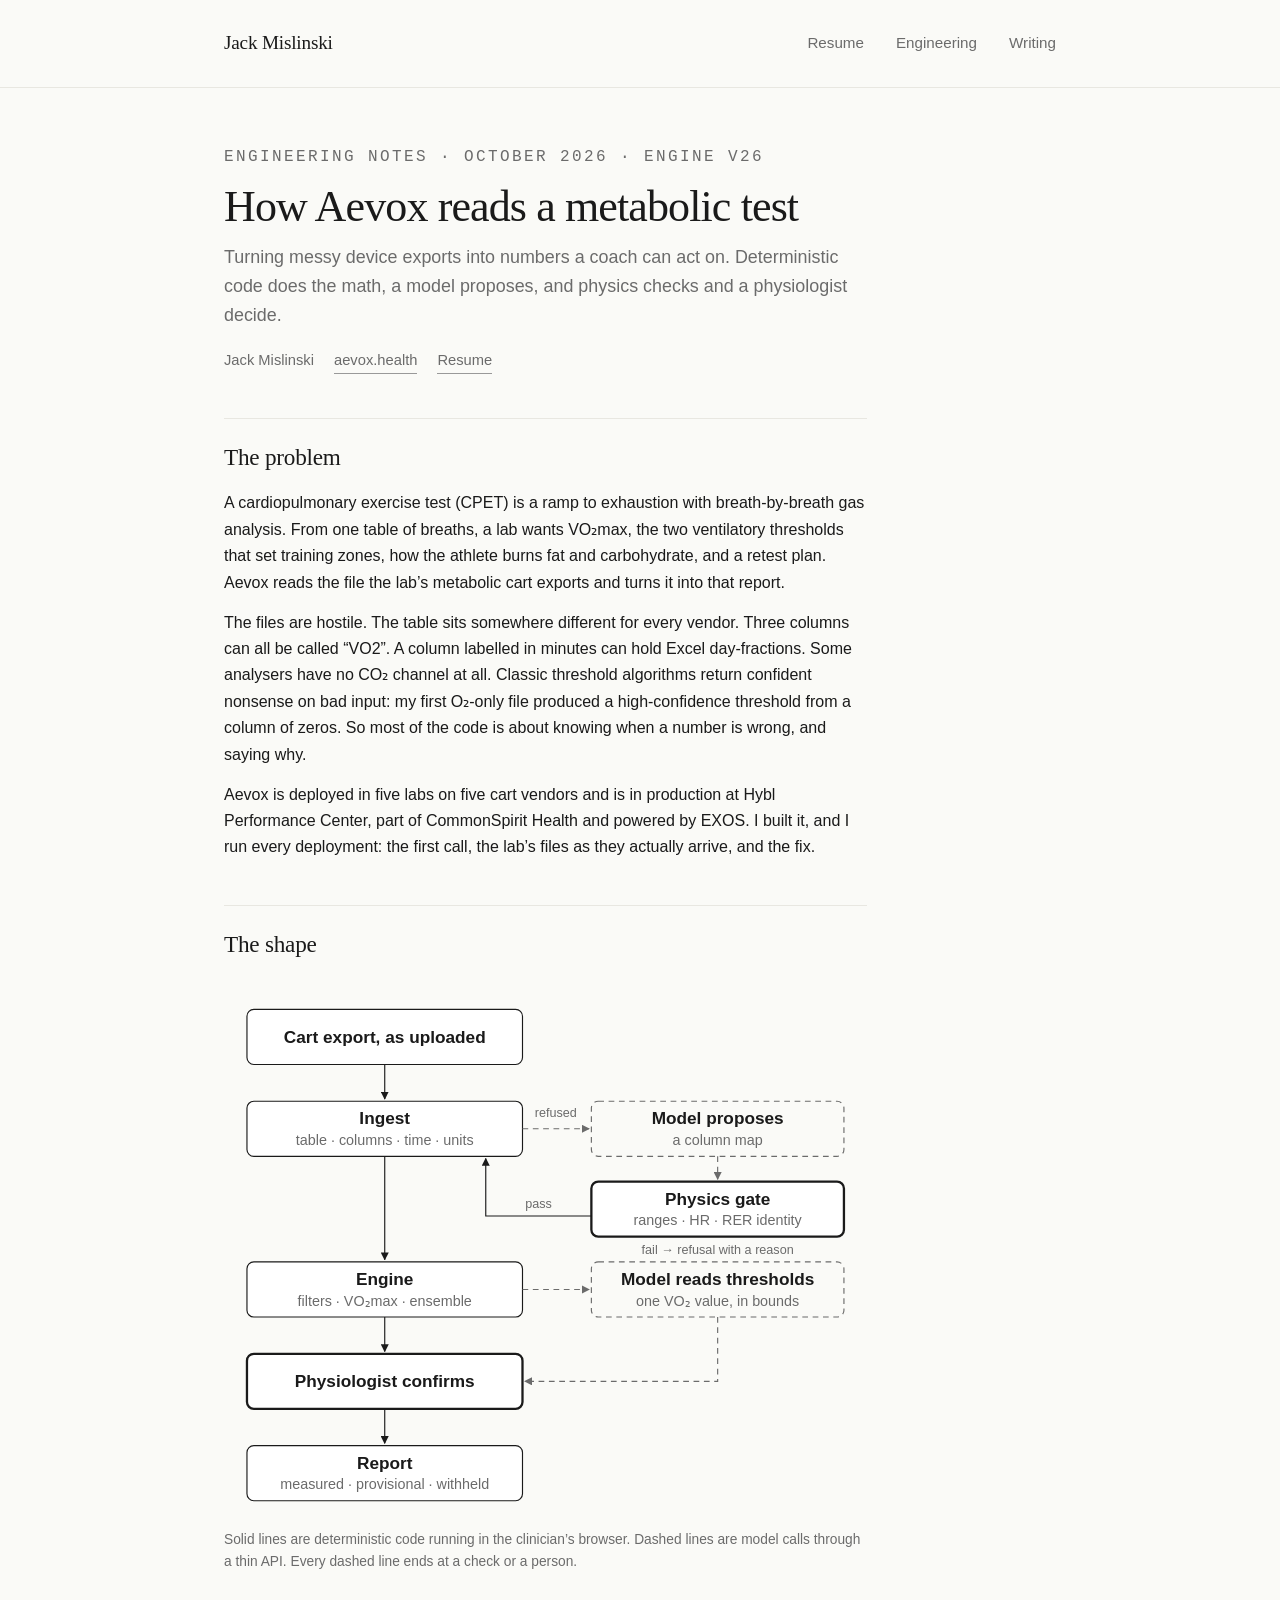
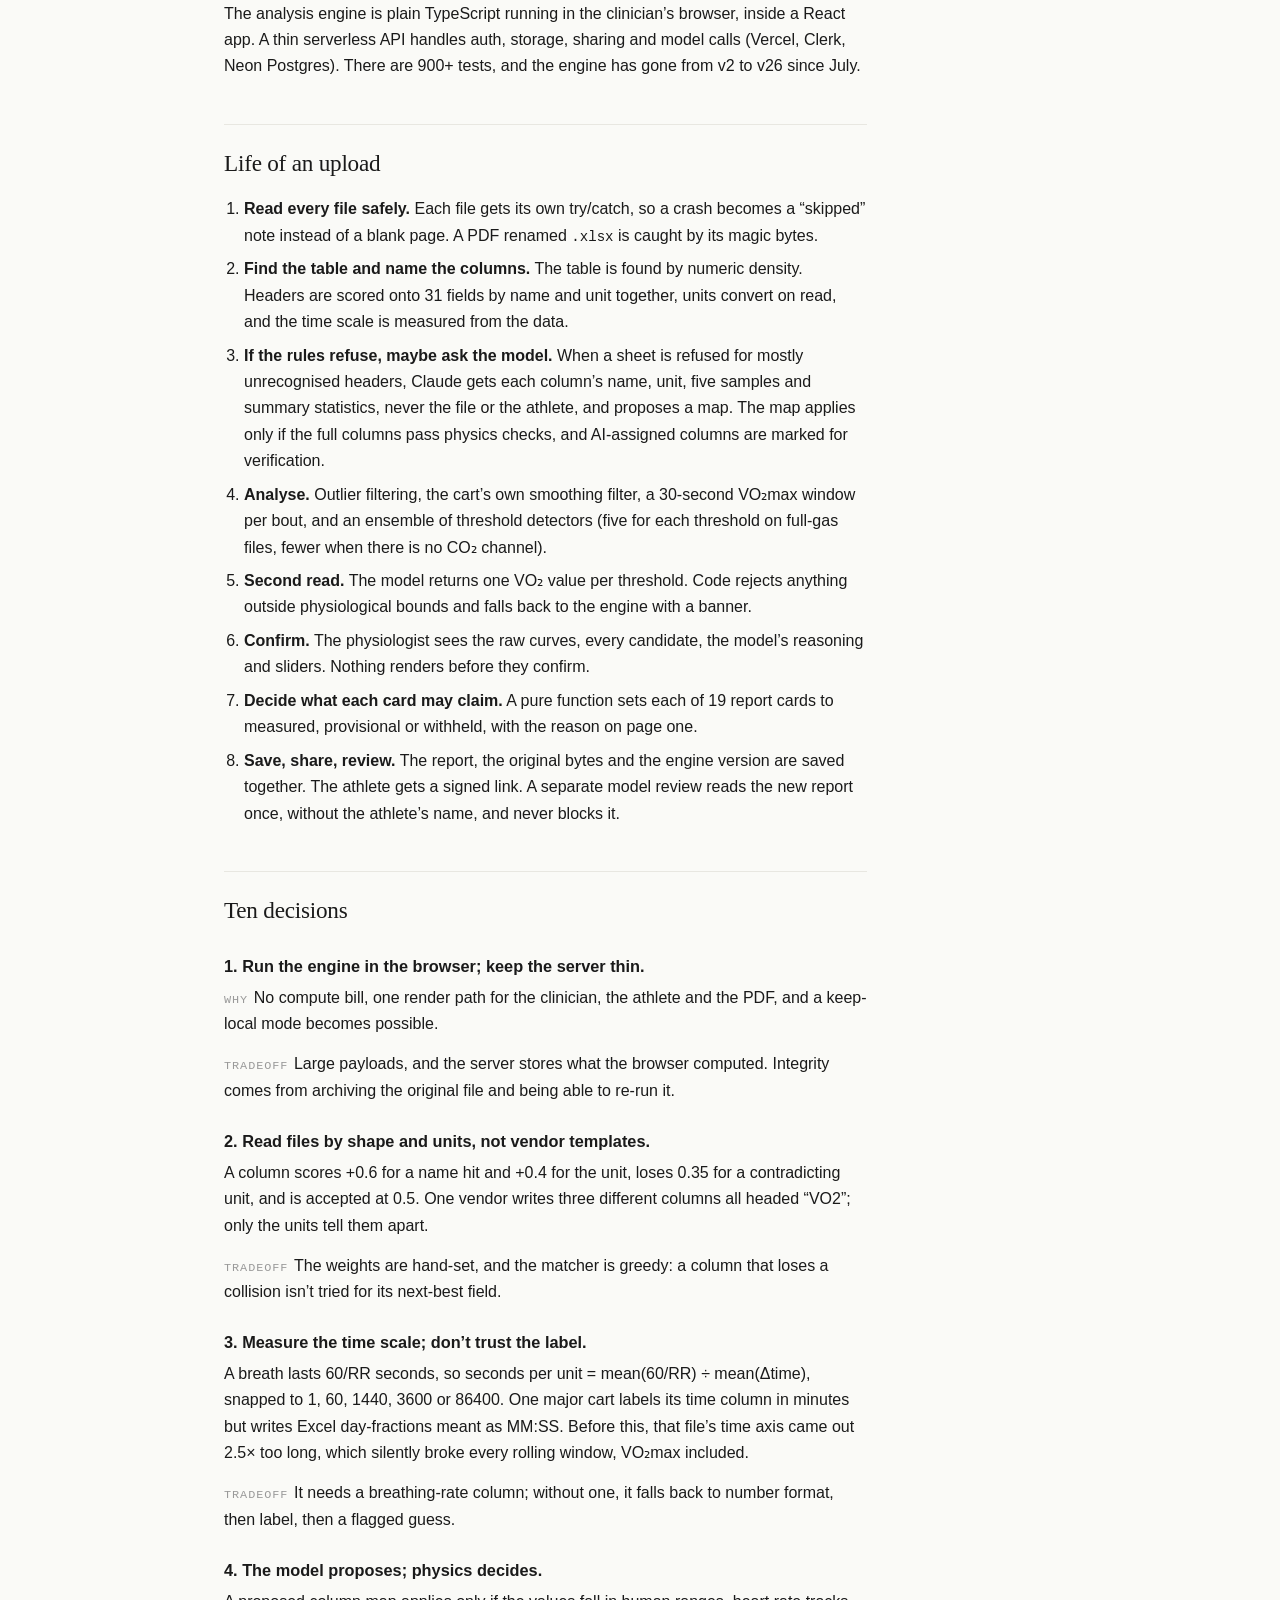
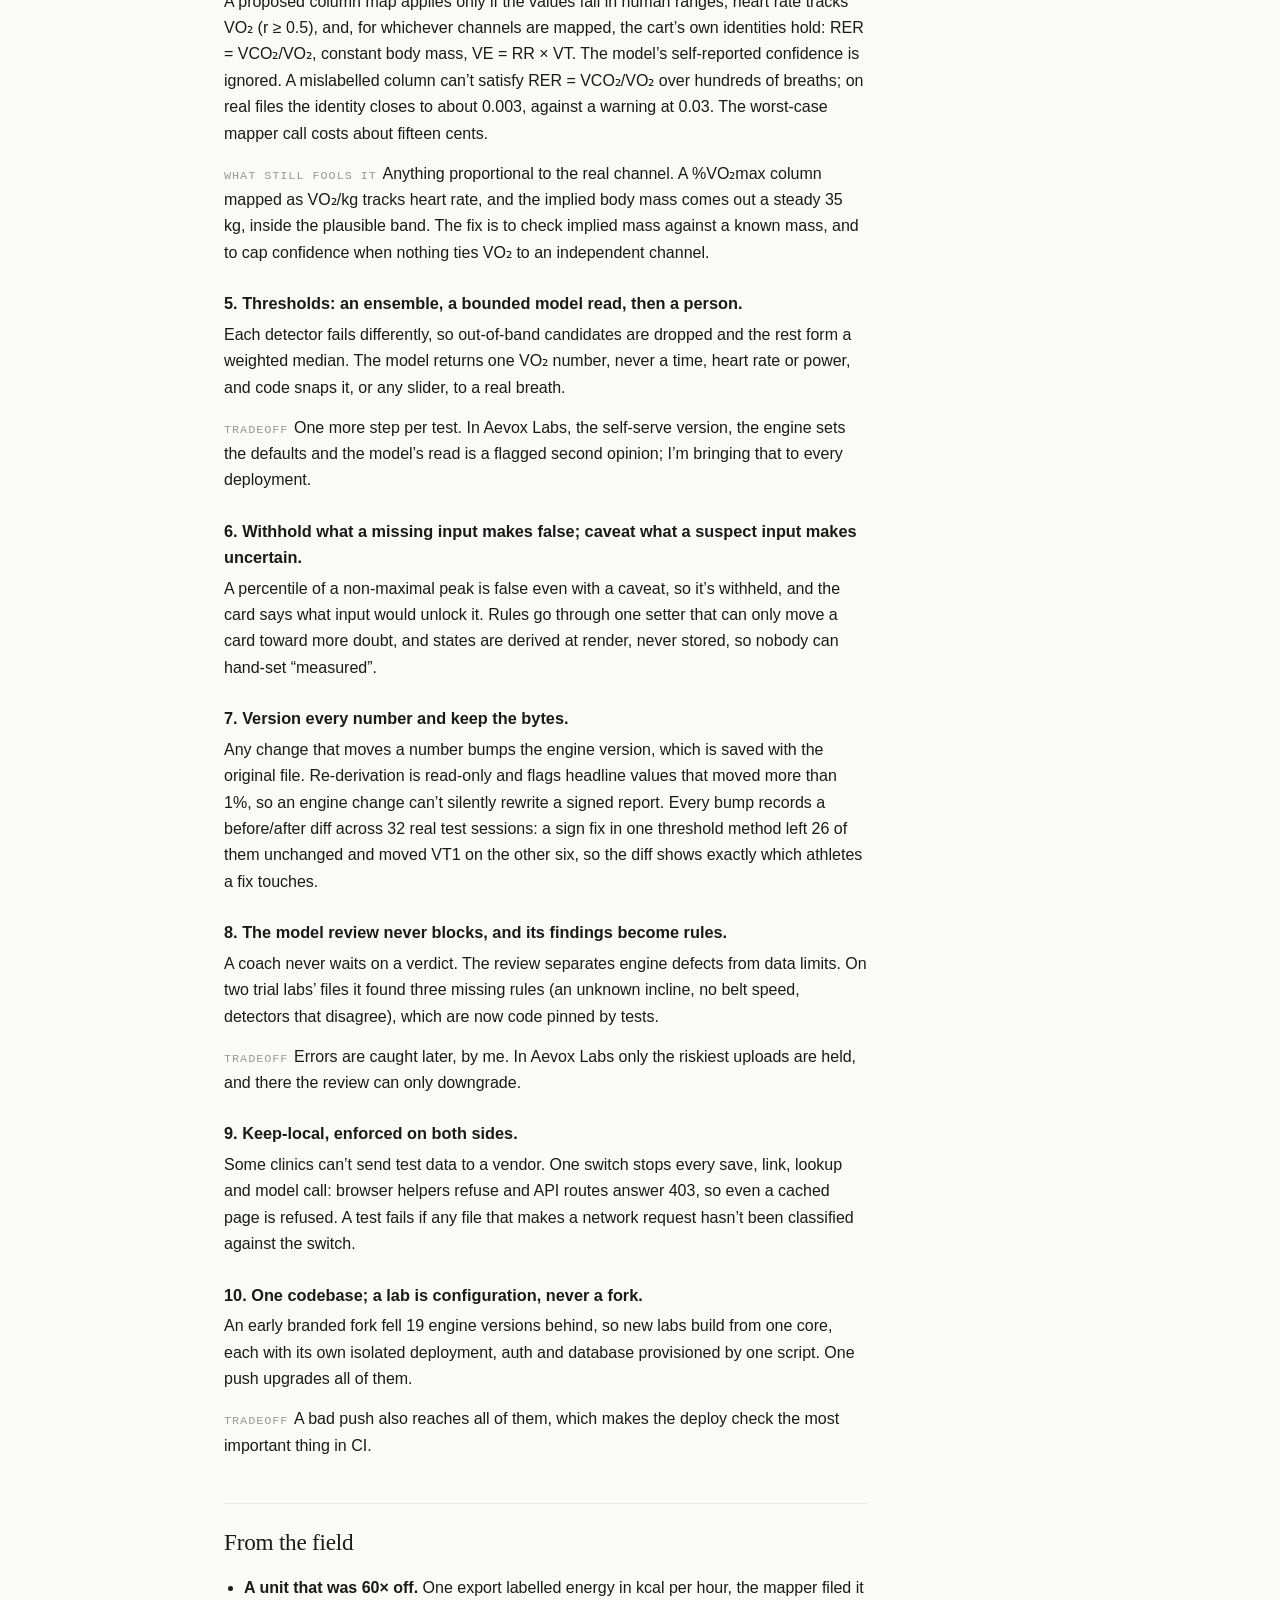
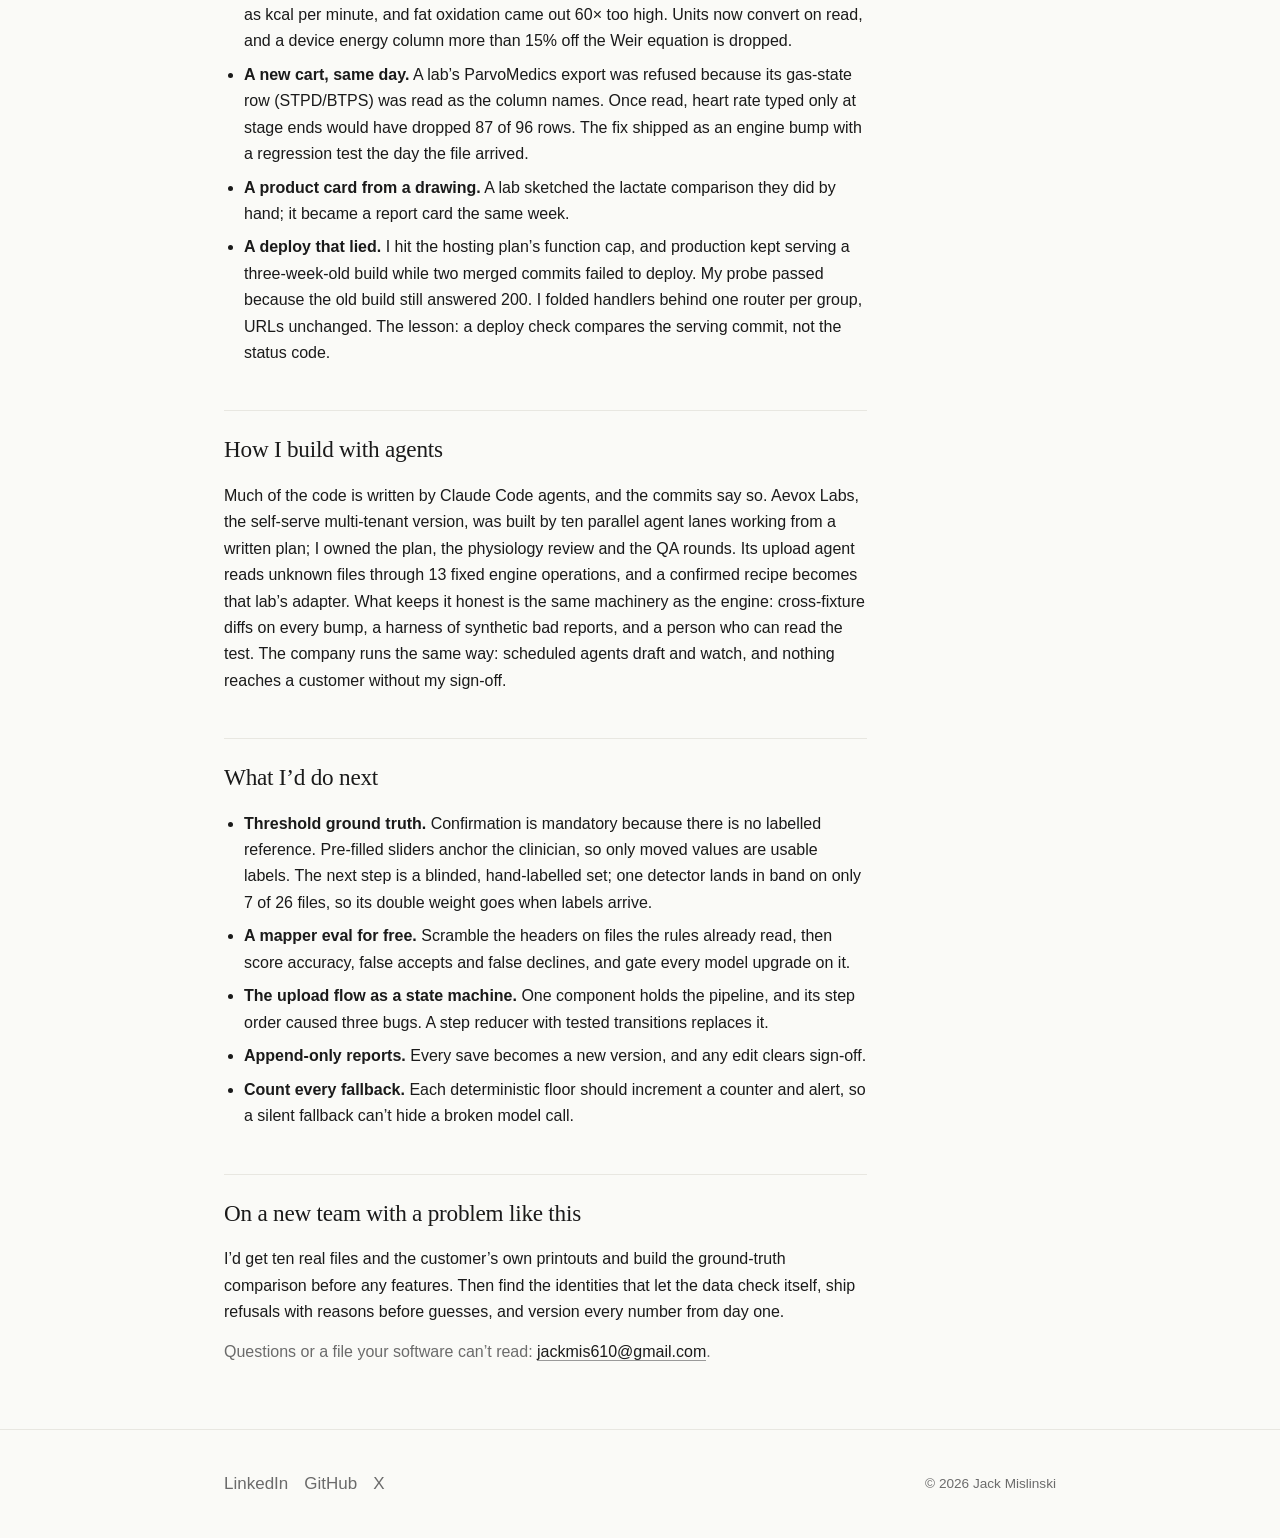
<file: aevox-architecture.html>
<!DOCTYPE html>
<html lang="en">
<head>
    <meta charset="UTF-8">
    <meta name="viewport" content="width=device-width, initial-scale=1.0">
    <title>How Aevox reads a metabolic test — Jack Mislinski</title>
    <meta name="description" content="Architecture notes on Aevox: turning messy metabolic-cart exports into numbers a coach can act on. Deterministic code does the math, a model proposes, and physics checks and a physiologist decide.">
    <link rel="canonical" href="https://jackmislinski.com/aevox-architecture">
    <meta property="og:type" content="article">
    <meta property="og:title" content="How Aevox reads a metabolic test">
    <meta property="og:description" content="Deterministic code does the math, a model proposes, and physics checks and a physiologist decide. Architecture notes by Jack Mislinski.">
    <meta property="og:url" content="https://jackmislinski.com/aevox-architecture">
    <meta property="og:image" content="https://jackmislinski.com/images/profile.jpg">
    <link rel="icon" type="image/jpeg" href="images/profile.jpg">
    <link rel="stylesheet" href="styles.css">
    <script type="application/ld+json">
    {
      "@context": "https://schema.org",
      "@type": "TechArticle",
      "headline": "How Aevox reads a metabolic test",
      "description": "Architecture notes on Aevox: ingest under physics checks, a deterministic threshold engine, a bounded model read, and a physiologist who confirms.",
      "url": "https://jackmislinski.com/aevox-architecture",
      "datePublished": "2026-10-09",
      "author": { "@type": "Person", "@id": "https://jackmislinski.com/#person", "name": "Jack Mislinski", "url": "https://jackmislinski.com/" },
      "about": [
        { "@type": "SoftwareApplication", "name": "Aevox", "url": "https://aevox.health", "applicationCategory": "HealthApplication" },
        "Cardiopulmonary exercise testing",
        "LLM guardrails"
      ]
    }
    </script>
</head>
<body>
    <header class="site-header">
        <div class="container header-inner">
            <a href="/" class="site-title">Jack Mislinski</a>
            <nav class="site-nav" aria-label="Primary">
                <a href="/resume">Resume</a>
                <a href="/aevox-architecture">Engineering</a>
                <a href="https://jackmislinski.substack.com/">Writing</a>
            </nav>
        </div>
    </header>

    <main>
        <article class="doc">
            <div class="container">
                <div class="doc-inner">
                    <p class="doc-eyebrow">Engineering notes · October 2026 · engine v26</p>
                    <h1>How Aevox reads a metabolic test</h1>
                    <p class="lede">Turning messy device exports into numbers a coach can act on. Deterministic code does the math, a model proposes, and physics checks and a physiologist decide.</p>
                    <div class="doc-links">
                        <span>Jack Mislinski</span>
                        <a href="https://aevox.health">aevox.health</a>
                        <a href="/resume">Resume</a>
                    </div>

                    <h2>The problem</h2>
                    <p>A cardiopulmonary exercise test (CPET) is a ramp to exhaustion with breath-by-breath gas analysis. From one table of breaths, a lab wants VO₂max, the two ventilatory thresholds that set training zones, how the athlete burns fat and carbohydrate, and a retest plan. Aevox reads the file the lab&rsquo;s metabolic cart exports and turns it into that report.</p>
                    <p>The files are hostile. The table sits somewhere different for every vendor. Three columns can all be called &ldquo;VO2&rdquo;. A column labelled in minutes can hold Excel day-fractions. Some analysers have no CO₂ channel at all. Classic threshold algorithms return confident nonsense on bad input: my first O₂-only file produced a high-confidence threshold from a column of zeros. So most of the code is about knowing when a number is wrong, and saying why.</p>
                    <p>Aevox is deployed in five labs on five cart vendors and is in production at Hybl Performance Center, part of CommonSpirit Health and powered by EXOS. I built it, and I run every deployment: the first call, the lab&rsquo;s files as they actually arrive, and the fix.</p>

                    <h2>The shape</h2>
                    <figure>
                        <svg viewBox="0 0 560 460" role="img" aria-labelledby="dia-title dia-desc" xmlns="http://www.w3.org/2000/svg">
                            <title id="dia-title">Aevox upload pipeline</title>
                            <desc id="dia-desc">A cart export goes through ingest, the engine, physiologist confirmation and the report. When ingest refuses a sheet, a model proposes a column map that must pass a physics gate. The model also reads the thresholds inside bounds before the physiologist confirms.</desc>
                            <defs>
                                <marker id="arr" viewBox="0 0 10 10" refX="9" refY="5" markerWidth="7" markerHeight="7" orient="auto-start-reverse"><path d="M0,0 L10,5 L0,10 z" fill="#1a1a1a"/></marker>
                                <marker id="arr-m" viewBox="0 0 10 10" refX="9" refY="5" markerWidth="7" markerHeight="7" orient="auto-start-reverse"><path d="M0,0 L10,5 L0,10 z" fill="#6b6b6b"/></marker>
                            </defs>
                            <g font-family="-apple-system, BlinkMacSystemFont, 'Segoe UI', Roboto, Helvetica, Arial, sans-serif" font-size="15" fill="#1a1a1a">
                                <!-- main column: deterministic, in the browser -->
                                <rect x="20" y="16" width="240" height="48" rx="6" fill="#fff" stroke="#1a1a1a"/>
                                <text x="140" y="45" text-anchor="middle" font-weight="600">Cart export, as uploaded</text>

                                <rect x="20" y="96" width="240" height="48" rx="6" fill="#fff" stroke="#1a1a1a"/>
                                <text x="140" y="116" text-anchor="middle" font-weight="600">Ingest</text>
                                <text x="140" y="134" text-anchor="middle" font-size="12.5" fill="#6b6b6b">table · columns · time · units</text>

                                <rect x="20" y="236" width="240" height="48" rx="6" fill="#fff" stroke="#1a1a1a"/>
                                <text x="140" y="256" text-anchor="middle" font-weight="600">Engine</text>
                                <text x="140" y="274" text-anchor="middle" font-size="12.5" fill="#6b6b6b">filters · VO₂max · ensemble</text>

                                <rect x="20" y="316" width="240" height="48" rx="6" fill="#fff" stroke="#1a1a1a" stroke-width="2"/>
                                <text x="140" y="345" text-anchor="middle" font-weight="600">Physiologist confirms</text>

                                <rect x="20" y="396" width="240" height="48" rx="6" fill="#fff" stroke="#1a1a1a"/>
                                <text x="140" y="416" text-anchor="middle" font-weight="600">Report</text>
                                <text x="140" y="434" text-anchor="middle" font-size="12.5" fill="#6b6b6b">measured · provisional · withheld</text>

                                <line x1="140" y1="64" x2="140" y2="94" stroke="#1a1a1a" marker-end="url(#arr)"/>
                                <line x1="140" y1="144" x2="140" y2="234" stroke="#1a1a1a" marker-end="url(#arr)"/>
                                <line x1="140" y1="284" x2="140" y2="314" stroke="#1a1a1a" marker-end="url(#arr)"/>
                                <line x1="140" y1="364" x2="140" y2="394" stroke="#1a1a1a" marker-end="url(#arr)"/>

                                <!-- model column: proposals that end at a check or a person -->
                                <rect x="320" y="96" width="220" height="48" rx="6" fill="#fafaf7" stroke="#6b6b6b" stroke-dasharray="5 4"/>
                                <text x="430" y="116" text-anchor="middle" font-weight="600">Model proposes</text>
                                <text x="430" y="134" text-anchor="middle" font-size="12.5" fill="#6b6b6b">a column map</text>

                                <rect x="320" y="166" width="220" height="48" rx="6" fill="#fff" stroke="#1a1a1a" stroke-width="2"/>
                                <text x="430" y="186" text-anchor="middle" font-weight="600">Physics gate</text>
                                <text x="430" y="204" text-anchor="middle" font-size="12.5" fill="#6b6b6b">ranges · HR · RER identity</text>

                                <rect x="320" y="236" width="220" height="48" rx="6" fill="#fafaf7" stroke="#6b6b6b" stroke-dasharray="5 4"/>
                                <text x="430" y="256" text-anchor="middle" font-weight="600">Model reads thresholds</text>
                                <text x="430" y="274" text-anchor="middle" font-size="12.5" fill="#6b6b6b">one VO₂ value, in bounds</text>

                                <line x1="260" y1="120" x2="318" y2="120" stroke="#6b6b6b" stroke-dasharray="5 4" marker-end="url(#arr-m)"/>
                                <text x="289" y="110" text-anchor="middle" font-size="11" fill="#6b6b6b">refused</text>
                                <line x1="430" y1="144" x2="430" y2="164" stroke="#6b6b6b" stroke-dasharray="5 4" marker-end="url(#arr-m)"/>
                                <polyline points="320,196 228,196 228,146" fill="none" stroke="#1a1a1a" marker-end="url(#arr)"/>
                                <text x="274" y="189" text-anchor="middle" font-size="11" fill="#6b6b6b">pass</text>
                                <text x="430" y="229" text-anchor="middle" font-size="11" fill="#6b6b6b">fail → refusal with a reason</text>
                                <line x1="260" y1="260" x2="318" y2="260" stroke="#6b6b6b" stroke-dasharray="5 4" marker-end="url(#arr-m)"/>
                                <polyline points="430,284 430,340 262,340" fill="none" stroke="#6b6b6b" stroke-dasharray="5 4" marker-end="url(#arr-m)"/>
                            </g>
                        </svg>
                        <figcaption>Solid lines are deterministic code running in the clinician&rsquo;s browser. Dashed lines are model calls through a thin API. Every dashed line ends at a check or a person.</figcaption>
                    </figure>
                    <p>The analysis engine is plain TypeScript running in the clinician&rsquo;s browser, inside a React app. A thin serverless API handles auth, storage, sharing and model calls (Vercel, Clerk, Neon Postgres). There are 900+ tests, and the engine has gone from v2 to v26 since July.</p>

                    <h2>Life of an upload</h2>
                    <ol>
                        <li><strong>Read every file safely.</strong> Each file gets its own try/catch, so a crash becomes a &ldquo;skipped&rdquo; note instead of a blank page. A PDF renamed <code>.xlsx</code> is caught by its magic bytes.</li>
                        <li><strong>Find the table and name the columns.</strong> The table is found by numeric density. Headers are scored onto 31 fields by name and unit together, units convert on read, and the time scale is measured from the data.</li>
                        <li><strong>If the rules refuse, maybe ask the model.</strong> When a sheet is refused for mostly unrecognised headers, Claude gets each column&rsquo;s name, unit, five samples and summary statistics, never the file or the athlete, and proposes a map. The map applies only if the full columns pass physics checks, and AI-assigned columns are marked for verification.</li>
                        <li><strong>Analyse.</strong> Outlier filtering, the cart&rsquo;s own smoothing filter, a 30-second VO₂max window per bout, and an ensemble of threshold detectors (five for each threshold on full-gas files, fewer when there is no CO₂ channel).</li>
                        <li><strong>Second read.</strong> The model returns one VO₂ value per threshold. Code rejects anything outside physiological bounds and falls back to the engine with a banner.</li>
                        <li><strong>Confirm.</strong> The physiologist sees the raw curves, every candidate, the model&rsquo;s reasoning and sliders. Nothing renders before they confirm.</li>
                        <li><strong>Decide what each card may claim.</strong> A pure function sets each of 19 report cards to measured, provisional or withheld, with the reason on page one.</li>
                        <li><strong>Save, share, review.</strong> The report, the original bytes and the engine version are saved together. The athlete gets a signed link. A separate model review reads the new report once, without the athlete&rsquo;s name, and never blocks it.</li>
                    </ol>

                    <h2>Ten decisions</h2>

                    <div class="decision">
                        <h3>1. Run the engine in the browser; keep the server thin.</h3>
                        <p><span class="label">Why</span>No compute bill, one render path for the clinician, the athlete and the PDF, and a keep-local mode becomes possible.</p>
                        <p><span class="label">Tradeoff</span>Large payloads, and the server stores what the browser computed. Integrity comes from archiving the original file and being able to re-run it.</p>
                    </div>

                    <div class="decision">
                        <h3>2. Read files by shape and units, not vendor templates.</h3>
                        <p>A column scores +0.6 for a name hit and +0.4 for the unit, loses 0.35 for a contradicting unit, and is accepted at 0.5. One vendor writes three different columns all headed &ldquo;VO2&rdquo;; only the units tell them apart.</p>
                        <p><span class="label">Tradeoff</span>The weights are hand-set, and the matcher is greedy: a column that loses a collision isn&rsquo;t tried for its next-best field.</p>
                    </div>

                    <div class="decision">
                        <h3>3. Measure the time scale; don&rsquo;t trust the label.</h3>
                        <p>A breath lasts 60/RR seconds, so seconds per unit = mean(60/RR) ÷ mean(Δtime), snapped to 1, 60, 1440, 3600 or 86400. One major cart labels its time column in minutes but writes Excel day-fractions meant as MM:SS. Before this, that file&rsquo;s time axis came out 2.5× too long, which silently broke every rolling window, VO₂max included.</p>
                        <p><span class="label">Tradeoff</span>It needs a breathing-rate column; without one, it falls back to number format, then label, then a flagged guess.</p>
                    </div>

                    <div class="decision">
                        <h3>4. The model proposes; physics decides.</h3>
                        <p>A proposed column map applies only if the values fall in human ranges, heart rate tracks VO₂ (r ≥ 0.5), and, for whichever channels are mapped, the cart&rsquo;s own identities hold: RER = VCO₂/VO₂, constant body mass, VE = RR × VT. The model&rsquo;s self-reported confidence is ignored. A mislabelled column can&rsquo;t satisfy RER = VCO₂/VO₂ over hundreds of breaths; on real files the identity closes to about 0.003, against a warning at 0.03. The worst-case mapper call costs about fifteen cents.</p>
                        <p><span class="label">What still fools it</span>Anything proportional to the real channel. A %VO₂max column mapped as VO₂/kg tracks heart rate, and the implied body mass comes out a steady 35 kg, inside the plausible band. The fix is to check implied mass against a known mass, and to cap confidence when nothing ties VO₂ to an independent channel.</p>
                    </div>

                    <div class="decision">
                        <h3>5. Thresholds: an ensemble, a bounded model read, then a person.</h3>
                        <p>Each detector fails differently, so out-of-band candidates are dropped and the rest form a weighted median. The model returns one VO₂ number, never a time, heart rate or power, and code snaps it, or any slider, to a real breath.</p>
                        <p><span class="label">Tradeoff</span>One more step per test. In Aevox Labs, the self-serve version, the engine sets the defaults and the model&rsquo;s read is a flagged second opinion; I&rsquo;m bringing that to every deployment.</p>
                    </div>

                    <div class="decision">
                        <h3>6. Withhold what a missing input makes false; caveat what a suspect input makes uncertain.</h3>
                        <p>A percentile of a non-maximal peak is false even with a caveat, so it&rsquo;s withheld, and the card says what input would unlock it. Rules go through one setter that can only move a card toward more doubt, and states are derived at render, never stored, so nobody can hand-set &ldquo;measured&rdquo;.</p>
                    </div>

                    <div class="decision">
                        <h3>7. Version every number and keep the bytes.</h3>
                        <p>Any change that moves a number bumps the engine version, which is saved with the original file. Re-derivation is read-only and flags headline values that moved more than 1%, so an engine change can&rsquo;t silently rewrite a signed report. Every bump records a before/after diff across 32 real test sessions: a sign fix in one threshold method left 26 of them unchanged and moved VT1 on the other six, so the diff shows exactly which athletes a fix touches.</p>
                    </div>

                    <div class="decision">
                        <h3>8. The model review never blocks, and its findings become rules.</h3>
                        <p>A coach never waits on a verdict. The review separates engine defects from data limits. On two trial labs&rsquo; files it found three missing rules (an unknown incline, no belt speed, detectors that disagree), which are now code pinned by tests.</p>
                        <p><span class="label">Tradeoff</span>Errors are caught later, by me. In Aevox Labs only the riskiest uploads are held, and there the review can only downgrade.</p>
                    </div>

                    <div class="decision">
                        <h3>9. Keep-local, enforced on both sides.</h3>
                        <p>Some clinics can&rsquo;t send test data to a vendor. One switch stops every save, link, lookup and model call: browser helpers refuse and API routes answer 403, so even a cached page is refused. A test fails if any file that makes a network request hasn&rsquo;t been classified against the switch.</p>
                    </div>

                    <div class="decision">
                        <h3>10. One codebase; a lab is configuration, never a fork.</h3>
                        <p>An early branded fork fell 19 engine versions behind, so new labs build from one core, each with its own isolated deployment, auth and database provisioned by one script. One push upgrades all of them.</p>
                        <p><span class="label">Tradeoff</span>A bad push also reaches all of them, which makes the deploy check the most important thing in CI.</p>
                    </div>

                    <h2>From the field</h2>
                    <ul>
                        <li><strong>A unit that was 60× off.</strong> One export labelled energy in kcal per hour, the mapper filed it as kcal per minute, and fat oxidation came out 60× too high. Units now convert on read, and a device energy column more than 15% off the Weir equation is dropped.</li>
                        <li><strong>A new cart, same day.</strong> A lab&rsquo;s ParvoMedics export was refused because its gas-state row (STPD/BTPS) was read as the column names. Once read, heart rate typed only at stage ends would have dropped 87 of 96 rows. The fix shipped as an engine bump with a regression test the day the file arrived.</li>
                        <li><strong>A product card from a drawing.</strong> A lab sketched the lactate comparison they did by hand; it became a report card the same week.</li>
                        <li><strong>A deploy that lied.</strong> I hit the hosting plan&rsquo;s function cap, and production kept serving a three-week-old build while two merged commits failed to deploy. My probe passed because the old build still answered 200. I folded handlers behind one router per group, URLs unchanged. The lesson: a deploy check compares the serving commit, not the status code.</li>
                    </ul>

                    <h2>How I build with agents</h2>
                    <p>Much of the code is written by Claude Code agents, and the commits say so. Aevox Labs, the self-serve multi-tenant version, was built by ten parallel agent lanes working from a written plan; I owned the plan, the physiology review and the QA rounds. Its upload agent reads unknown files through 13 fixed engine operations, and a confirmed recipe becomes that lab&rsquo;s adapter. What keeps it honest is the same machinery as the engine: cross-fixture diffs on every bump, a harness of synthetic bad reports, and a person who can read the test. The company runs the same way: scheduled agents draft and watch, and nothing reaches a customer without my sign-off.</p>

                    <h2>What I&rsquo;d do next</h2>
                    <ul>
                        <li><strong>Threshold ground truth.</strong> Confirmation is mandatory because there is no labelled reference. Pre-filled sliders anchor the clinician, so only moved values are usable labels. The next step is a blinded, hand-labelled set; one detector lands in band on only 7 of 26 files, so its double weight goes when labels arrive.</li>
                        <li><strong>A mapper eval for free.</strong> Scramble the headers on files the rules already read, then score accuracy, false accepts and false declines, and gate every model upgrade on it.</li>
                        <li><strong>The upload flow as a state machine.</strong> One component holds the pipeline, and its step order caused three bugs. A step reducer with tested transitions replaces it.</li>
                        <li><strong>Append-only reports.</strong> Every save becomes a new version, and any edit clears sign-off.</li>
                        <li><strong>Count every fallback.</strong> Each deterministic floor should increment a counter and alert, so a silent fallback can&rsquo;t hide a broken model call.</li>
                    </ul>

                    <h2>On a new team with a problem like this</h2>
                    <p>I&rsquo;d get ten real files and the customer&rsquo;s own printouts and build the ground-truth comparison before any features. Then find the identities that let the data check itself, ship refusals with reasons before guesses, and version every number from day one.</p>
                    <p class="muted">Questions or a file your software can&rsquo;t read: <a href="mailto:jackmis610@gmail.com">jackmis610@gmail.com</a>.</p>
                </div>
            </div>
        </article>
    </main>

    <footer class="site-footer">
        <div class="container footer-inner">
            <div class="social-links" aria-label="Social media">
                <a href="https://www.linkedin.com/in/jackmislinski" target="_blank" rel="noopener">LinkedIn</a>
                <a href="https://github.com/jackmis610" target="_blank" rel="noopener">GitHub</a>
                <a href="https://x.com/JackMislinski" target="_blank" rel="noopener">X</a>
            </div>
            <p class="copyright">&copy; 2026 Jack Mislinski</p>
        </div>
    </footer>
</body>
</html>
</file>
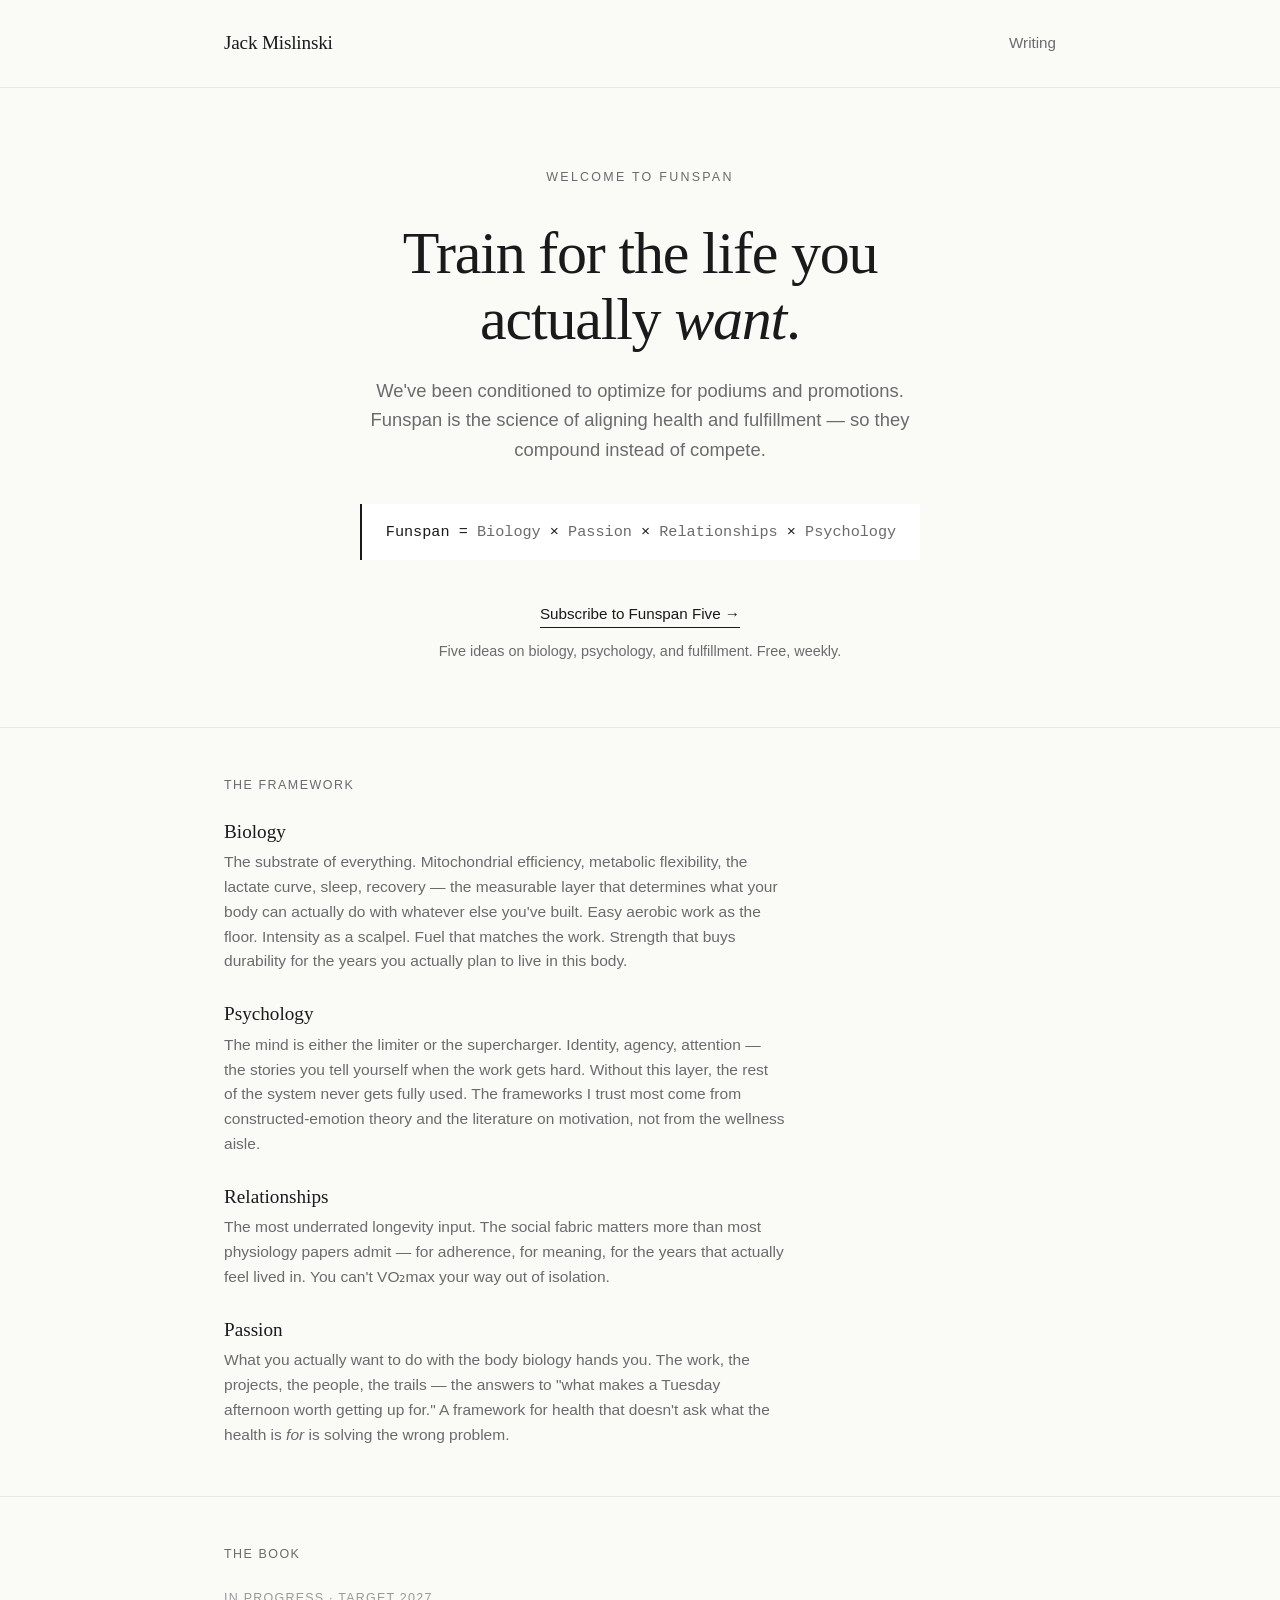
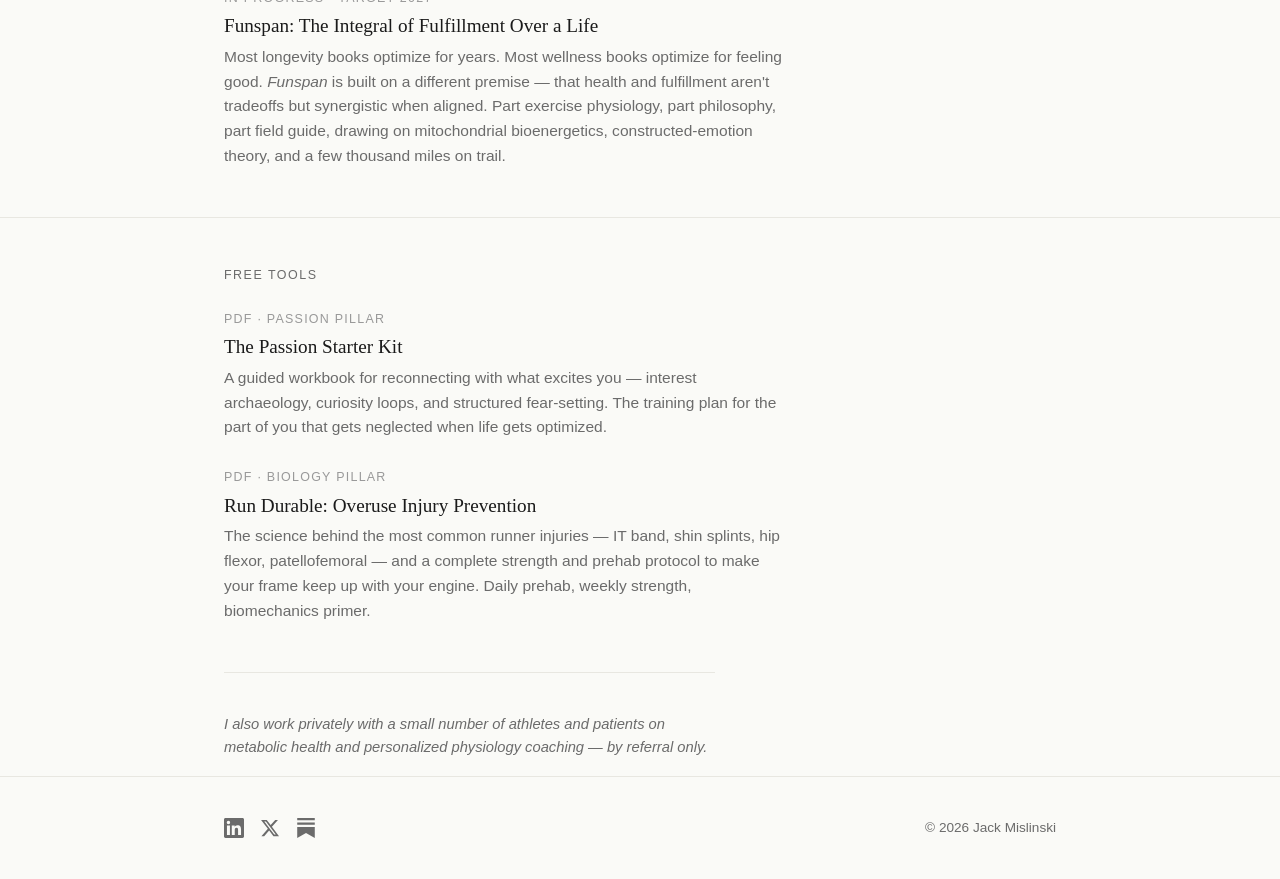
<file: funspan.html>
<!DOCTYPE html>
<html lang="en">
<head>
    <meta charset="UTF-8">
    <meta name="viewport" content="width=device-width, initial-scale=1.0">
    <title>Funspan — Jack Mislinski</title>
    <meta name="description" content="Funspan: the science of aligning health and fulfillment so they compound instead of compete.">
    <link rel="icon" type="image/jpeg" href="images/profile.jpg">
    <link rel="stylesheet" href="styles.css">
</head>
<body>
    <header class="site-header">
        <div class="container header-inner">
            <a href="/" class="site-title">Jack Mislinski</a>
            <nav class="site-nav" aria-label="Primary">
                <a href="https://jackmislinski.substack.com/">Writing</a>
            </nav>
        </div>
    </header>

    <main>
        <section class="page">
            <div class="container">
                <p class="page-eyebrow">Welcome to Funspan</p>
                <h1>Train for the life you actually <em>want</em>.</h1>
                <p class="page-lede">
                    We've been conditioned to optimize for podiums and promotions. Funspan is the science of aligning health and fulfillment — so they compound instead of compete.
                </p>
                <div class="formula">
                    Funspan = <span class="var">Biology</span> × <span class="var">Passion</span> × <span class="var">Relationships</span> × <span class="var">Psychology</span>
                </div>
                <div>
                    <a href="https://jackmislinski.substack.com/" class="cta-link">Subscribe to Funspan Five →</a>
                    <p style="margin-top:0.75rem; font-size:0.9rem; color:var(--text-muted);">Five ideas on biology, psychology, and fulfillment. Free, weekly.</p>
                </div>
            </div>
        </section>

        <section class="section">
            <div class="container">
                <p class="section-label">The Framework</p>
                <div class="item-list">
                    <article class="item">
                        <h3 class="item-title">Biology</h3>
                        <p class="item-desc">
                            The substrate of everything. Mitochondrial efficiency, metabolic flexibility, the lactate curve, sleep, recovery — the measurable layer that determines what your body can actually do with whatever else you've built. Easy aerobic work as the floor. Intensity as a scalpel. Fuel that matches the work. Strength that buys durability for the years you actually plan to live in this body.
                        </p>
                    </article>
                    <article class="item">
                        <h3 class="item-title">Psychology</h3>
                        <p class="item-desc">
                            The mind is either the limiter or the supercharger. Identity, agency, attention — the stories you tell yourself when the work gets hard. Without this layer, the rest of the system never gets fully used. The frameworks I trust most come from constructed-emotion theory and the literature on motivation, not from the wellness aisle.
                        </p>
                    </article>
                    <article class="item">
                        <h3 class="item-title">Relationships</h3>
                        <p class="item-desc">
                            The most underrated longevity input. The social fabric matters more than most physiology papers admit — for adherence, for meaning, for the years that actually feel lived in. You can't VO₂max your way out of isolation.
                        </p>
                    </article>
                    <article class="item">
                        <h3 class="item-title">Passion</h3>
                        <p class="item-desc">
                            What you actually want to do with the body biology hands you. The work, the projects, the people, the trails — the answers to "what makes a Tuesday afternoon worth getting up for." A framework for health that doesn't ask what the health is <em>for</em> is solving the wrong problem.
                        </p>
                    </article>
                </div>
            </div>
        </section>

        <section class="section">
            <div class="container">
                <p class="section-label">The Book</p>
                <article class="item">
                    <p class="item-meta">In progress · Target 2027</p>
                    <h3 class="item-title">Funspan: The Integral of Fulfillment Over a Life</h3>
                    <p class="item-desc">
                        Most longevity books optimize for years. Most wellness books optimize for feeling good. <em>Funspan</em> is built on a different premise — that health and fulfillment aren't tradeoffs but synergistic when aligned. Part exercise physiology, part philosophy, part field guide, drawing on mitochondrial bioenergetics, constructed-emotion theory, and a few thousand miles on trail.
                    </p>
                </article>
            </div>
        </section>

        <section class="section">
            <div class="container">
                <p class="section-label">Free Tools</p>
                <div class="item-list">
                    <article class="item">
                        <p class="item-meta">PDF · Passion pillar</p>
                        <h3 class="item-title"><a href="https://5ead999b-2c11-40ce-97d4-f14057844114.usrfiles.com/ugd/5ead99_3d7b5a22e388424bb5b24eae8c695af9.pdf" target="_blank" rel="noopener">The Passion Starter Kit</a></h3>
                        <p class="item-desc">
                            A guided workbook for reconnecting with what excites you — interest archaeology, curiosity loops, and structured fear-setting. The training plan for the part of you that gets neglected when life gets optimized.
                        </p>
                    </article>
                    <article class="item">
                        <p class="item-meta">PDF · Biology pillar</p>
                        <h3 class="item-title"><a href="https://5ead999b-2c11-40ce-97d4-f14057844114.usrfiles.com/ugd/5ead99_91e5c86ba1614b7a8d573d4527dcb414.pdf" target="_blank" rel="noopener">Run Durable: Overuse Injury Prevention</a></h3>
                        <p class="item-desc">
                            The science behind the most common runner injuries — IT band, shin splints, hip flexor, patellofemoral — and a complete strength and prehab protocol to make your frame keep up with your engine. Daily prehab, weekly strength, biomechanics primer.
                        </p>
                    </article>
                </div>
            </div>
        </section>

        <section>
            <div class="container">
                <p class="quiet-note">
                    I also work privately with a small number of athletes and patients on metabolic health and personalized physiology coaching — by referral only.
                </p>
            </div>
        </section>
    </main>

    <footer class="site-footer">
        <div class="container footer-inner">
            <div class="social-links" aria-label="Social media">
                <a href="https://www.linkedin.com/in/jackmislinski" aria-label="LinkedIn" target="_blank" rel="noopener">
                    <svg viewBox="0 0 24 24" width="20" height="20" fill="currentColor" aria-hidden="true"><path d="M20.447 20.452h-3.554v-5.569c0-1.328-.027-3.037-1.852-3.037-1.853 0-2.136 1.445-2.136 2.939v5.667H9.351V9h3.414v1.561h.046c.477-.9 1.637-1.85 3.37-1.85 3.601 0 4.267 2.37 4.267 5.455v6.286zM5.337 7.433a2.062 2.062 0 01-2.063-2.065 2.063 2.063 0 112.063 2.065zm1.782 13.019H3.555V9h3.564v11.452zM22.225 0H1.771C.792 0 0 .774 0 1.729v20.542C0 23.227.792 24 1.771 24h20.451C23.2 24 24 23.227 24 22.271V1.729C24 .774 23.2 0 22.222 0h.003z"/></svg>
                </a>
                <a href="https://x.com/JackMislinski" aria-label="X (Twitter)" target="_blank" rel="noopener">
                    <svg viewBox="0 0 24 24" width="20" height="20" fill="currentColor" aria-hidden="true"><path d="M18.244 2.25h3.308l-7.227 8.26 8.502 11.24H16.17l-5.214-6.817L4.99 21.75H1.68l7.73-8.835L1.254 2.25H8.08l4.713 6.231zm-1.161 17.52h1.833L7.084 4.126H5.117z"/></svg>
                </a>
                <a href="https://jackmislinski.substack.com/" aria-label="Substack" target="_blank" rel="noopener">
                    <svg viewBox="0 0 24 24" width="20" height="20" fill="currentColor" aria-hidden="true"><path d="M22.539 8.242H1.46V5.406h21.08v2.836zM1.46 10.812V24L12 18.11 22.54 24V10.812H1.46zM22.54 0H1.46v2.836h21.08V0z"/></svg>
                </a>
            </div>
            <p class="copyright">&copy; <span id="year">2026</span> Jack Mislinski</p>
        </div>
    </footer>
    <script>document.getElementById('year').textContent = new Date().getFullYear();</script>
</body>
</html>
</file>
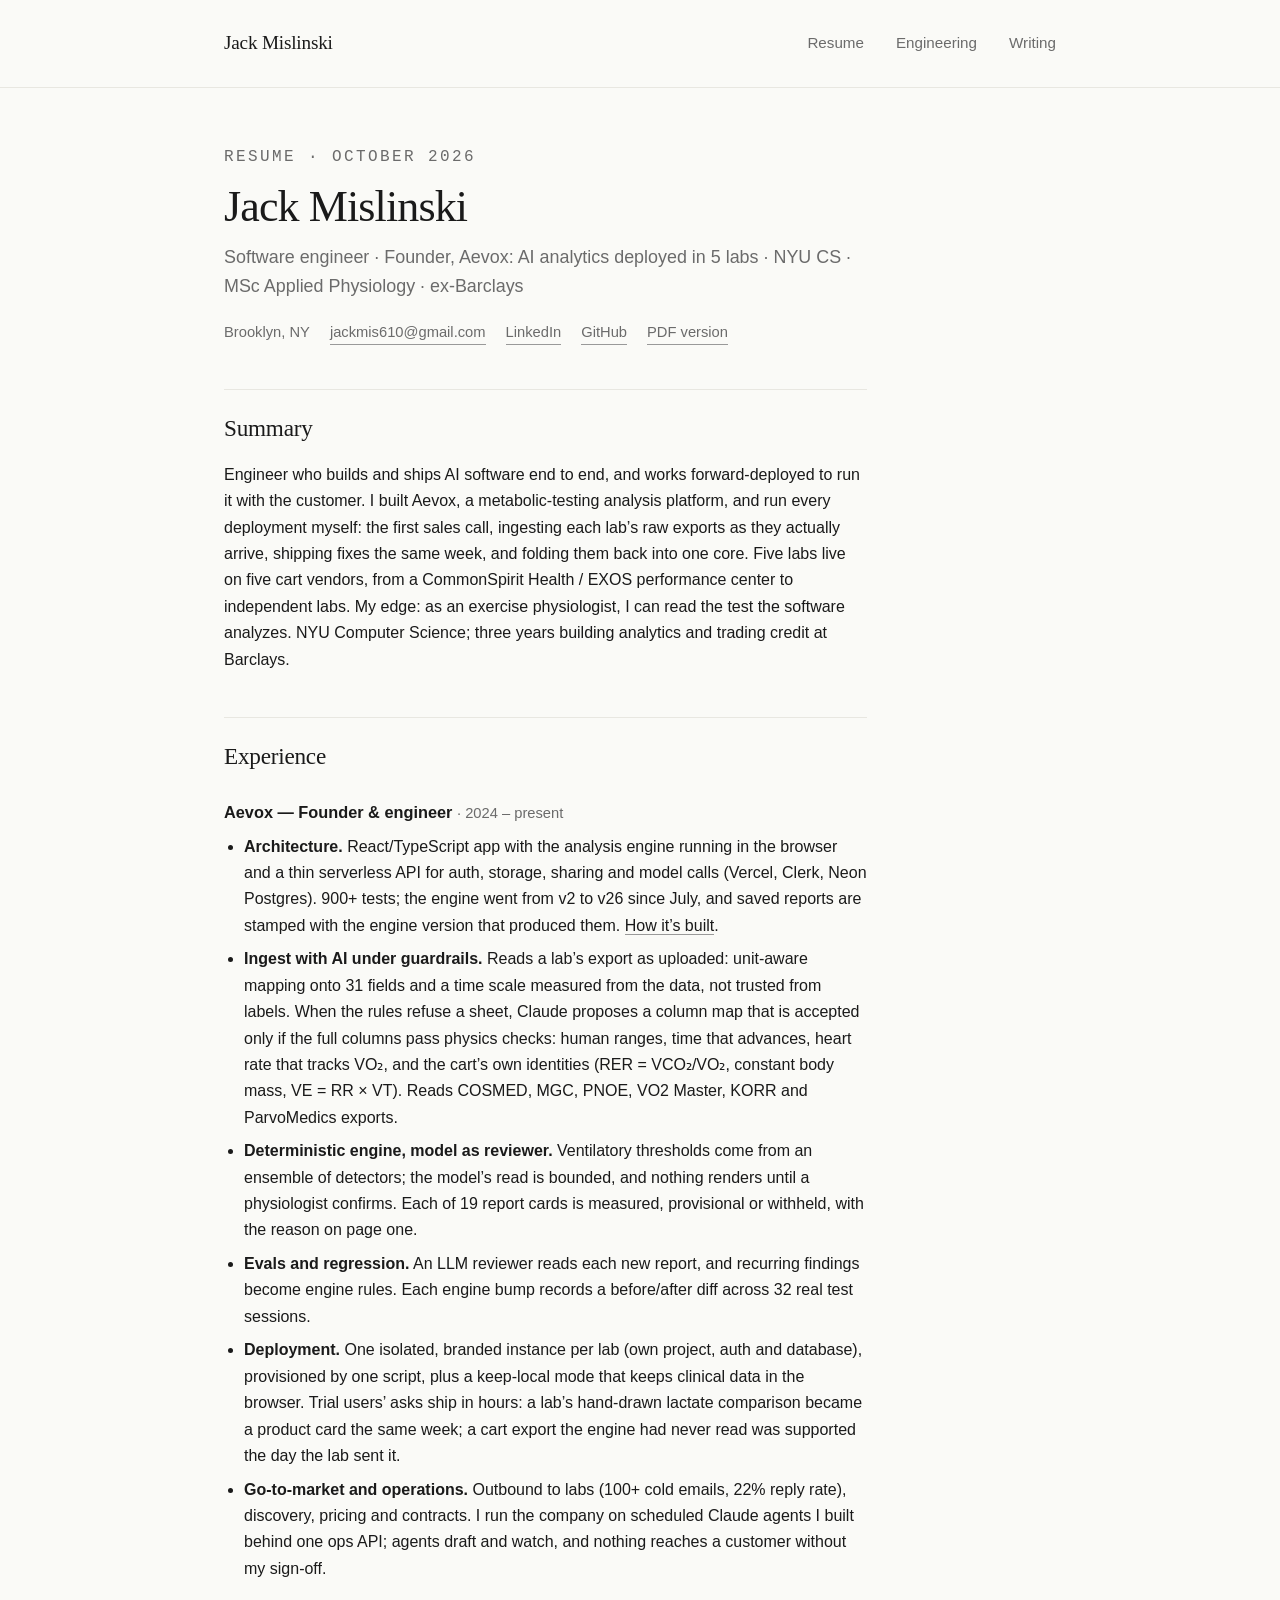
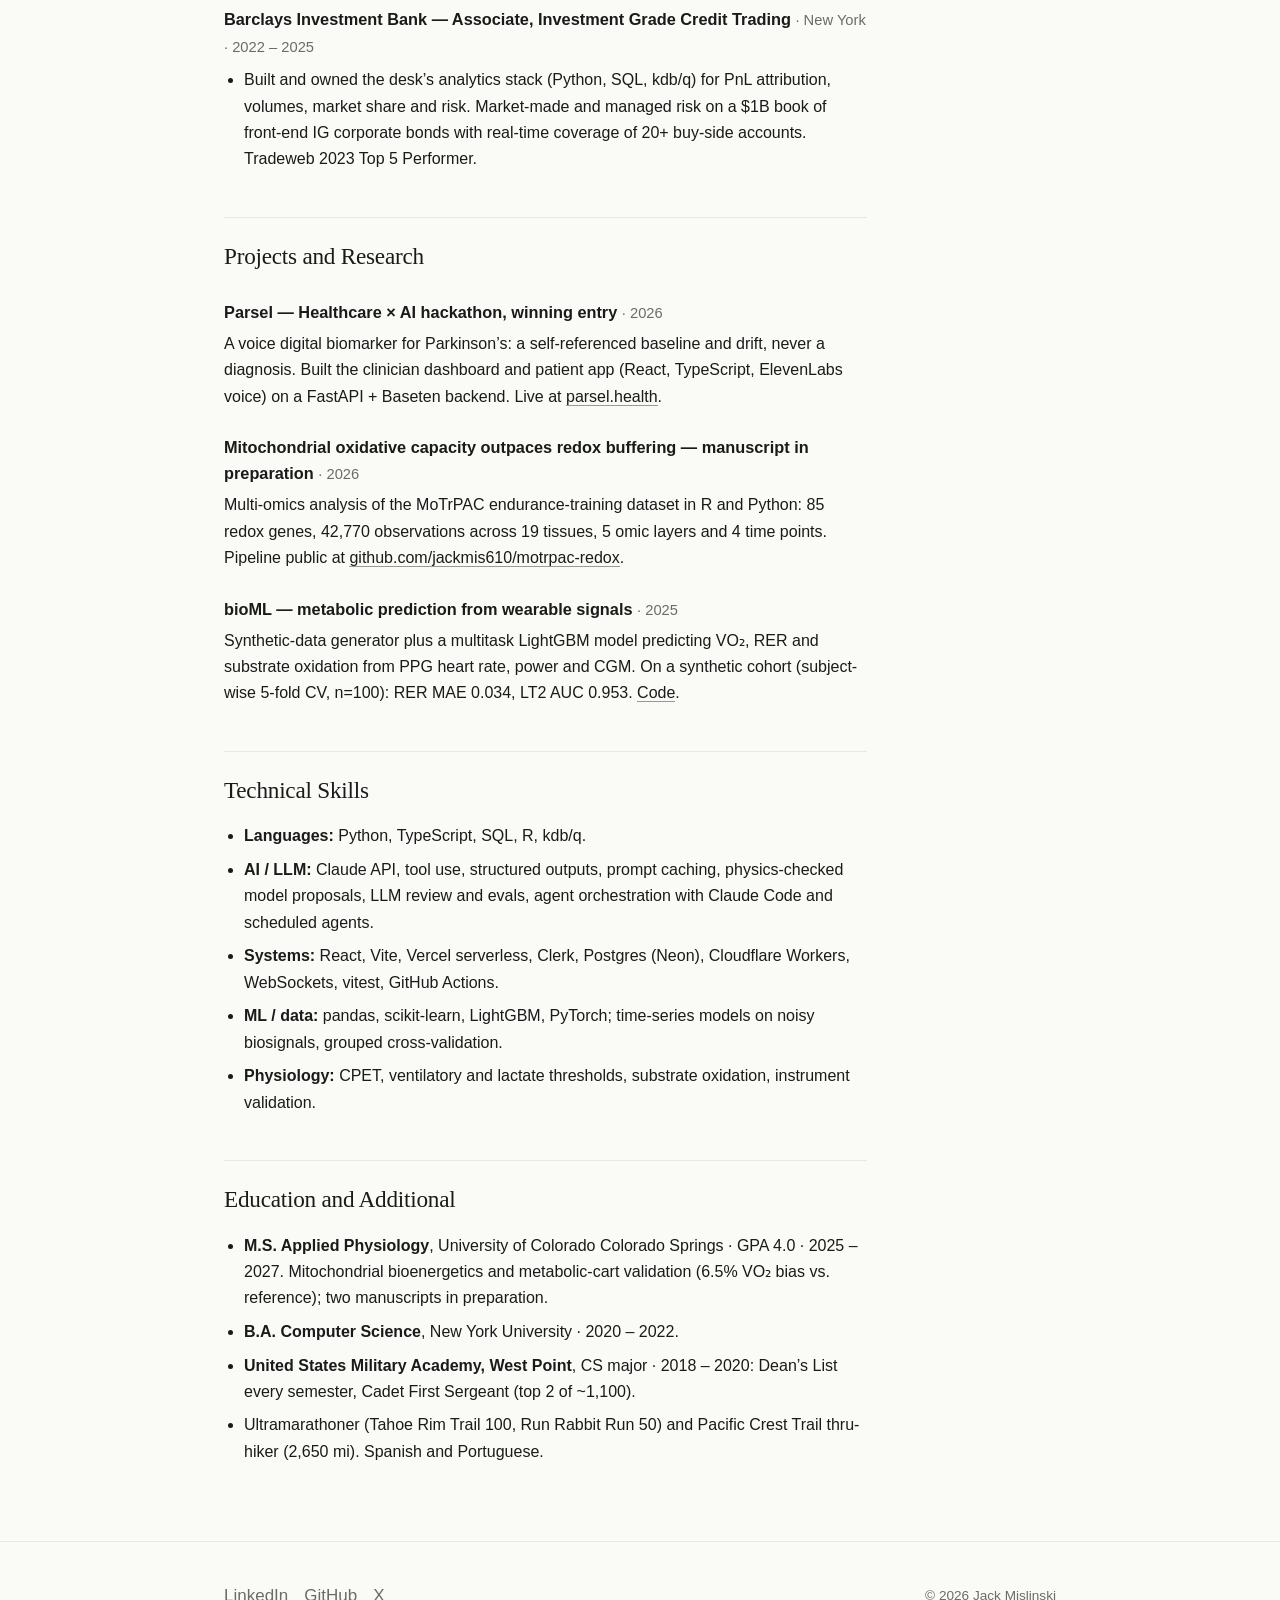
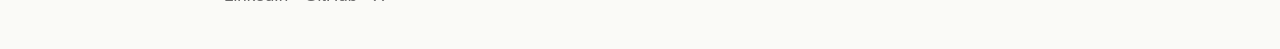
<file: resume.html>
<!DOCTYPE html>
<html lang="en">
<head>
    <meta charset="UTF-8">
    <meta name="viewport" content="width=device-width, initial-scale=1.0">
    <title>Jack Mislinski — Resume</title>
    <meta name="description" content="Resume of Jack Mislinski: software engineer and founder of Aevox, AI analytics for metabolic testing deployed in five labs. Forward-deployed builder, exercise physiologist, NYU CS, ex-Barclays.">
    <link rel="canonical" href="https://jackmislinski.com/resume">
    <meta property="og:type" content="profile">
    <meta property="og:title" content="Jack Mislinski — Resume">
    <meta property="og:description" content="Software engineer and founder of Aevox, AI analytics for metabolic testing deployed in five labs.">
    <meta property="og:url" content="https://jackmislinski.com/resume">
    <meta property="og:image" content="https://jackmislinski.com/images/profile.jpg">
    <link rel="icon" type="image/jpeg" href="images/profile.jpg">
    <link rel="stylesheet" href="styles.css">
    <script type="application/ld+json">
    {
      "@context": "https://schema.org",
      "@type": "ProfilePage",
      "url": "https://jackmislinski.com/resume",
      "dateModified": "2026-10-09",
      "mainEntity": {
        "@type": "Person",
        "@id": "https://jackmislinski.com/#person",
        "name": "Jack Mislinski",
        "url": "https://jackmislinski.com/",
        "email": "mailto:jackmis610@gmail.com",
        "jobTitle": "Software engineer; Founder, Aevox",
        "worksFor": { "@type": "Organization", "name": "Aevox", "url": "https://aevox.health" },
        "address": { "@type": "PostalAddress", "addressLocality": "Brooklyn", "addressRegion": "NY", "addressCountry": "US" },
        "alumniOf": [
          { "@type": "CollegeOrUniversity", "name": "New York University" },
          { "@type": "CollegeOrUniversity", "name": "United States Military Academy" },
          { "@type": "CollegeOrUniversity", "name": "University of Colorado Colorado Springs" },
          { "@type": "Organization", "name": "Barclays Investment Bank" }
        ],
        "hasOccupation": [
          { "@type": "Occupation", "name": "Founder and engineer, Aevox", "description": "Builds and deploys AI analytics for metabolic testing; runs every lab deployment." },
          { "@type": "Occupation", "name": "Associate, Investment Grade Credit Trading, Barclays Investment Bank", "description": "Built and owned the desk analytics stack; market-maker on a $1B book of front-end IG corporate bonds (2022 – 2025)." }
        ],
        "knowsAbout": ["Forward-deployed engineering", "AI engineering", "LLM evaluation", "TypeScript", "React", "Python", "SQL", "R", "kdb/q", "Cardiopulmonary exercise testing", "Exercise physiology"],
        "sameAs": [
          "https://www.linkedin.com/in/jackmislinski",
          "https://github.com/jackmis610",
          "https://x.com/JackMislinski",
          "https://jackmislinski.substack.com/"
        ]
      }
    }
    </script>
</head>
<body>
    <header class="site-header">
        <div class="container header-inner">
            <a href="/" class="site-title">Jack Mislinski</a>
            <nav class="site-nav" aria-label="Primary">
                <a href="/resume">Resume</a>
                <a href="/aevox-architecture">Engineering</a>
                <a href="https://jackmislinski.substack.com/">Writing</a>
            </nav>
        </div>
    </header>

    <main>
        <article class="doc">
            <div class="container">
                <div class="doc-inner">
                    <p class="doc-eyebrow">Resume · October 2026</p>
                    <h1>Jack Mislinski</h1>
                    <p class="lede">Software engineer · Founder, Aevox: AI analytics deployed in 5 labs · NYU CS · MSc Applied Physiology · ex-Barclays</p>
                    <div class="doc-links">
                        <span>Brooklyn, NY</span>
                        <a href="mailto:jackmis610@gmail.com">jackmis610@gmail.com</a>
                        <a href="https://www.linkedin.com/in/jackmislinski">LinkedIn</a>
                        <a href="https://github.com/jackmis610">GitHub</a>
                        <a href="/resume.pdf">PDF version</a>
                    </div>

                    <h2>Summary</h2>
                    <p>Engineer who builds and ships AI software end to end, and works forward-deployed to run it with the customer. I built Aevox, a metabolic-testing analysis platform, and run every deployment myself: the first sales call, ingesting each lab&rsquo;s raw exports as they actually arrive, shipping fixes the same week, and folding them back into one core. Five labs live on five cart vendors, from a CommonSpirit Health / EXOS performance center to independent labs. My edge: as an exercise physiologist, I can read the test the software analyzes. NYU Computer Science; three years building analytics and trading credit at Barclays.</p>

                    <h2>Experience</h2>
                    <h3>Aevox — Founder &amp; engineer <span class="when">· 2024 – present</span></h3>
                    <ul>
                        <li><strong>Architecture.</strong> React/TypeScript app with the analysis engine running in the browser and a thin serverless API for auth, storage, sharing and model calls (Vercel, Clerk, Neon Postgres). 900+ tests; the engine went from v2 to v26 since July, and saved reports are stamped with the engine version that produced them. <a href="/aevox-architecture">How it&rsquo;s built</a>.</li>
                        <li><strong>Ingest with AI under guardrails.</strong> Reads a lab&rsquo;s export as uploaded: unit-aware mapping onto 31 fields and a time scale measured from the data, not trusted from labels. When the rules refuse a sheet, Claude proposes a column map that is accepted only if the full columns pass physics checks: human ranges, time that advances, heart rate that tracks VO₂, and the cart&rsquo;s own identities (RER = VCO₂/VO₂, constant body mass, VE = RR × VT). Reads COSMED, MGC, PNOE, VO2 Master, KORR and ParvoMedics exports.</li>
                        <li><strong>Deterministic engine, model as reviewer.</strong> Ventilatory thresholds come from an ensemble of detectors; the model&rsquo;s read is bounded, and nothing renders until a physiologist confirms. Each of 19 report cards is measured, provisional or withheld, with the reason on page one.</li>
                        <li><strong>Evals and regression.</strong> An LLM reviewer reads each new report, and recurring findings become engine rules. Each engine bump records a before/after diff across 32 real test sessions.</li>
                        <li><strong>Deployment.</strong> One isolated, branded instance per lab (own project, auth and database), provisioned by one script, plus a keep-local mode that keeps clinical data in the browser. Trial users&rsquo; asks ship in hours: a lab&rsquo;s hand-drawn lactate comparison became a product card the same week; a cart export the engine had never read was supported the day the lab sent it.</li>
                        <li><strong>Go-to-market and operations.</strong> Outbound to labs (100+ cold emails, 22% reply rate), discovery, pricing and contracts. I run the company on scheduled Claude agents I built behind one ops API; agents draft and watch, and nothing reaches a customer without my sign-off.</li>
                    </ul>

                    <h3>Barclays Investment Bank — Associate, Investment Grade Credit Trading <span class="when">· New York · 2022 – 2025</span></h3>
                    <ul>
                        <li>Built and owned the desk&rsquo;s analytics stack (Python, SQL, kdb/q) for PnL attribution, volumes, market share and risk. Market-made and managed risk on a $1B book of front-end IG corporate bonds with real-time coverage of 20+ buy-side accounts. Tradeweb 2023 Top 5 Performer.</li>
                    </ul>

                    <h2>Projects and Research</h2>
                    <h3>Parsel — Healthcare × AI hackathon, winning entry <span class="when">· 2026</span></h3>
                    <p>A voice digital biomarker for Parkinson&rsquo;s: a self-referenced baseline and drift, never a diagnosis. Built the clinician dashboard and patient app (React, TypeScript, ElevenLabs voice) on a FastAPI + Baseten backend. Live at <a href="https://parsel.health">parsel.health</a>.</p>

                    <h3>Mitochondrial oxidative capacity outpaces redox buffering — manuscript in preparation <span class="when">· 2026</span></h3>
                    <p>Multi-omics analysis of the MoTrPAC endurance-training dataset in R and Python: 85 redox genes, 42,770 observations across 19 tissues, 5 omic layers and 4 time points. Pipeline public at <a href="https://github.com/jackmis610/motrpac-redox">github.com/jackmis610/motrpac-redox</a>.</p>

                    <h3>bioML — metabolic prediction from wearable signals <span class="when">· 2025</span></h3>
                    <p>Synthetic-data generator plus a multitask LightGBM model predicting VO₂, RER and substrate oxidation from PPG heart rate, power and CGM. On a synthetic cohort (subject-wise 5-fold CV, n=100): RER MAE 0.034, LT2 AUC 0.953. <a href="https://github.com/jackmis610/bioML">Code</a>.</p>

                    <h2>Technical Skills</h2>
                    <ul>
                        <li><strong>Languages:</strong> Python, TypeScript, SQL, R, kdb/q.</li>
                        <li><strong>AI / LLM:</strong> Claude API, tool use, structured outputs, prompt caching, physics-checked model proposals, LLM review and evals, agent orchestration with Claude Code and scheduled agents.</li>
                        <li><strong>Systems:</strong> React, Vite, Vercel serverless, Clerk, Postgres (Neon), Cloudflare Workers, WebSockets, vitest, GitHub Actions.</li>
                        <li><strong>ML / data:</strong> pandas, scikit-learn, LightGBM, PyTorch; time-series models on noisy biosignals, grouped cross-validation.</li>
                        <li><strong>Physiology:</strong> CPET, ventilatory and lactate thresholds, substrate oxidation, instrument validation.</li>
                    </ul>

                    <h2>Education and Additional</h2>
                    <ul>
                        <li><strong>M.S. Applied Physiology</strong>, University of Colorado Colorado Springs · GPA 4.0 · 2025 – 2027. Mitochondrial bioenergetics and metabolic-cart validation (6.5% VO₂ bias vs. reference); two manuscripts in preparation.</li>
                        <li><strong>B.A. Computer Science</strong>, New York University · 2020 – 2022.</li>
                        <li><strong>United States Military Academy, West Point</strong>, CS major · 2018 – 2020: Dean&rsquo;s List every semester, Cadet First Sergeant (top 2 of ~1,100).</li>
                        <li>Ultramarathoner (Tahoe Rim Trail 100, Run Rabbit Run 50) and Pacific Crest Trail thru-hiker (2,650 mi). Spanish and Portuguese.</li>
                    </ul>
                </div>
            </div>
        </article>
    </main>

    <footer class="site-footer">
        <div class="container footer-inner">
            <div class="social-links" aria-label="Social media">
                <a href="https://www.linkedin.com/in/jackmislinski" aria-label="LinkedIn" target="_blank" rel="noopener">LinkedIn</a>
                <a href="https://github.com/jackmis610" aria-label="GitHub" target="_blank" rel="noopener">GitHub</a>
                <a href="https://x.com/JackMislinski" aria-label="X (Twitter)" target="_blank" rel="noopener">X</a>
            </div>
            <p class="copyright">&copy; 2026 Jack Mislinski</p>
        </div>
    </footer>
</body>
</html>
</file>
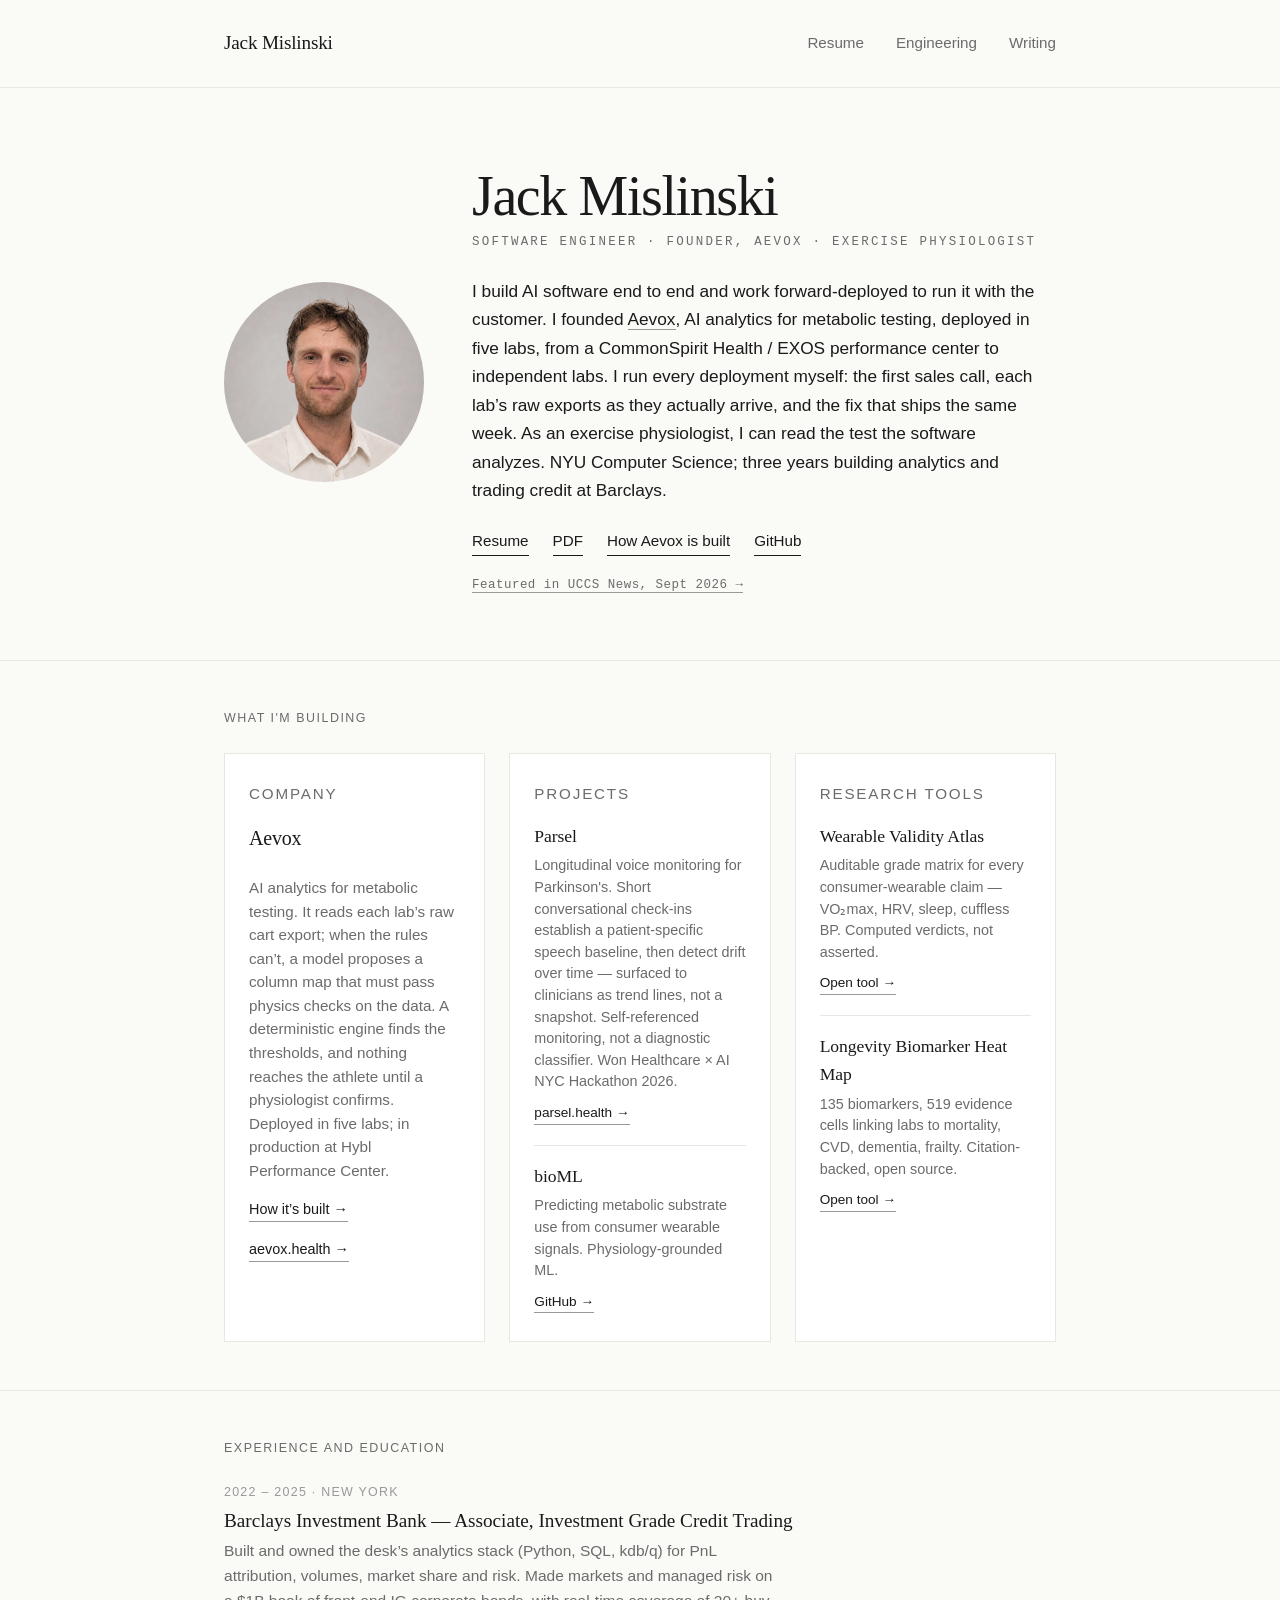
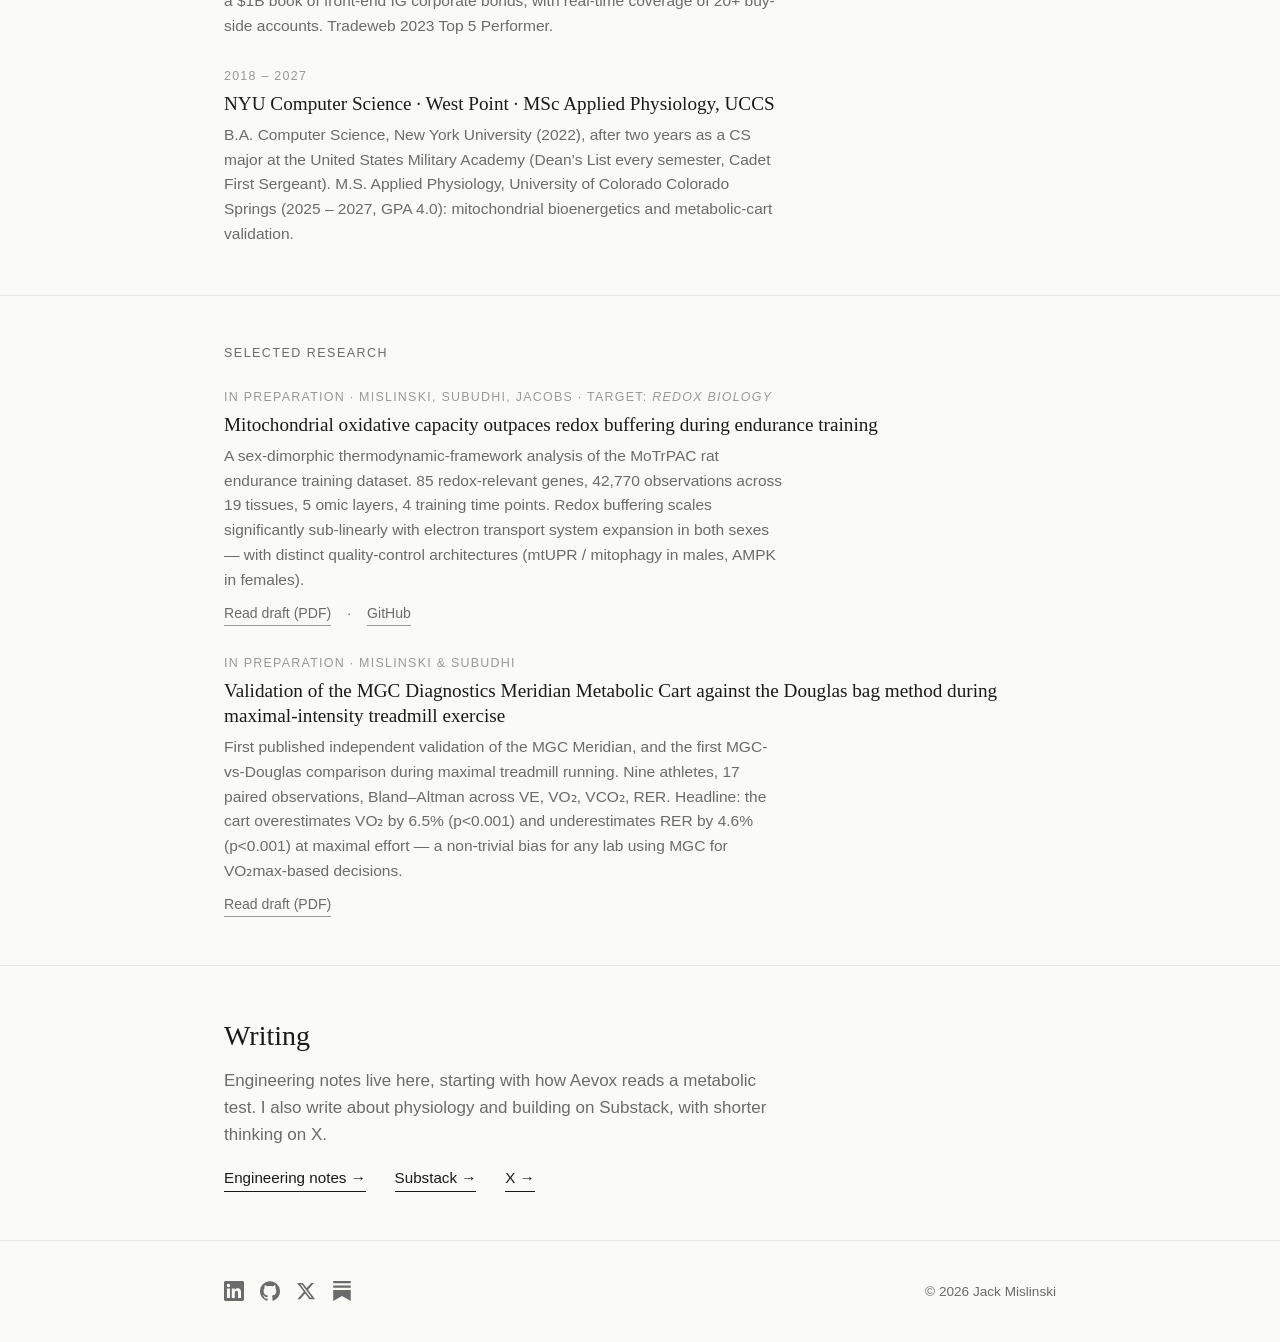
<file: work.html>
<!DOCTYPE html>
<html lang="en">
<head>
    <meta charset="UTF-8">
    <meta http-equiv="refresh" content="0; url=/">
    <link rel="canonical" href="https://jackmislinski.com/">
    <title>Jack Mislinski</title>
</head>
<body>
    <p>This page has moved to <a href="/">jackmislinski.com</a>.</p>
</body>
</html>
</file>
<file: styles.css>
:root {
    --bg: #fafaf7;
    --text: #1a1a1a;
    --text-muted: #6b6b6b;
    --text-faint: #999;
    --border: #e8e7e1;
    --max-width: 880px;
    --font-sans: -apple-system, BlinkMacSystemFont, "Segoe UI", Roboto, Helvetica, Arial, sans-serif;
    --font-serif: "Iowan Old Style", "Apple Garamond", Baskerville, "Times New Roman", serif;
    --font-mono: ui-monospace, "SF Mono", "Menlo", "Consolas", monospace;
}

* {
    box-sizing: border-box;
    margin: 0;
    padding: 0;
}

html { -webkit-text-size-adjust: 100%; }

body {
    font-family: var(--font-sans);
    color: var(--text);
    background: var(--bg);
    line-height: 1.6;
    font-size: 17px;
    -webkit-font-smoothing: antialiased;
    -moz-osx-font-smoothing: grayscale;
    display: flex;
    flex-direction: column;
    min-height: 100vh;
}

.container {
    max-width: var(--max-width);
    margin: 0 auto;
    padding: 0 1.5rem;
}

a {
    color: var(--text);
    text-decoration: none;
    border-bottom: 1px solid var(--text-faint);
    transition: border-color 0.15s ease;
}
a:hover { border-bottom-color: var(--text); }

/* Header */
.site-header {
    padding: 1.75rem 0;
    border-bottom: 1px solid var(--border);
}
.header-inner {
    display: flex;
    align-items: center;
    justify-content: space-between;
    gap: 2rem;
    flex-wrap: wrap;
}
.site-title {
    font-family: var(--font-serif);
    font-size: 1.2rem;
    font-weight: 500;
    letter-spacing: -0.01em;
    border-bottom: none;
}
.site-nav {
    display: flex;
    gap: 2rem;
    flex-wrap: wrap;
}
.site-nav a {
    font-size: 0.95rem;
    color: var(--text-muted);
    border-bottom: none;
}
.site-nav a:hover { color: var(--text); }

main { flex: 1; }

/* Hero */
.hero {
    padding: 5rem 0 4rem;
}
.hero-inner {
    display: grid;
    grid-template-columns: 200px 1fr;
    gap: 3rem;
    align-items: center;
}
.hero-photo {
    width: 200px;
    height: 200px;
    border-radius: 50%;
    object-fit: cover;
    display: block;
    filter: grayscale(15%);
}
.hero h1 {
    font-family: var(--font-serif);
    font-size: clamp(2.5rem, 5vw, 3.5rem);
    font-weight: 500;
    letter-spacing: -0.025em;
    line-height: 1.02;
    margin-bottom: 0.5rem;
}
.hero h1 em {
    font-style: italic;
    color: var(--text-muted);
    font-weight: 400;
}
.tagline {
    font-family: var(--font-mono);
    font-size: 0.78rem;
    letter-spacing: 0.18em;
    text-transform: uppercase;
    color: var(--text-muted);
    margin-bottom: 1.5rem;
}
.bio {
    font-size: 1.08rem;
    line-height: 1.65;
    max-width: 60ch;
    color: var(--text);
    margin-bottom: 1.5rem;
}
.hero-featured {
    font-family: var(--font-mono);
    font-size: 0.78rem;
    letter-spacing: 0.04em;
    color: var(--text-muted);
}
.hero-featured a {
    color: var(--text-muted);
    border-bottom: 1px solid var(--text-faint);
}
.hero-featured a:hover {
    color: var(--text);
    border-bottom-color: var(--text);
}
.hero-actions {
    display: flex;
    gap: 1.5rem;
    flex-wrap: wrap;
    font-size: 0.95rem;
}
.hero-actions a {
    color: var(--text);
    border-bottom: 1px solid var(--text);
    padding-bottom: 2px;
}
.hero-actions a:hover {
    color: var(--text-muted);
    border-bottom-color: var(--text-muted);
}

/* Sections */
.section {
    padding: 3rem 0;
    border-top: 1px solid var(--border);
}
.section-label {
    font-size: 0.78rem;
    text-transform: uppercase;
    letter-spacing: 0.12em;
    color: var(--text-muted);
    margin-bottom: 1.5rem;
}
.section h2 {
    font-family: var(--font-serif);
    font-size: 1.75rem;
    font-weight: 500;
    letter-spacing: -0.01em;
    margin-bottom: 1.5rem;
}

/* Card grid (What I'm building) */
.card-grid {
    display: grid;
    grid-template-columns: repeat(3, 1fr);
    gap: 1.5rem;
}
.card {
    border: 1px solid var(--border);
    padding: 1.75rem 1.5rem 1.75rem;
    background: #fff;
    display: flex;
    flex-direction: column;
    gap: 1rem;
    transition: border-color 0.15s ease, transform 0.15s ease;
}
.card:hover {
    border-color: var(--text);
    transform: translateY(-2px);
}
.card-label {
    font-size: 0.72rem;
    text-transform: uppercase;
    letter-spacing: 0.12em;
    color: var(--text-faint);
}
.card-title {
    font-family: var(--font-serif);
    font-size: 1.25rem;
    font-weight: 500;
    letter-spacing: -0.01em;
    margin-bottom: 0.4rem;
}
.card > p {
    font-size: 0.95rem;
    color: var(--text-muted);
    line-height: 1.55;
}
.card > a {
    font-size: 0.9rem;
    color: var(--text);
    border-bottom: 1px solid var(--text-faint);
    align-self: flex-start;
}
.card-item {
    display: flex;
    flex-direction: column;
    gap: 0.35rem;
}
.card-item + .card-item {
    border-top: 1px solid var(--border);
    padding-top: 1rem;
    margin-top: 0.25rem;
}
.card-item-title {
    font-family: var(--font-serif);
    font-size: 1.1rem;
    font-weight: 500;
    letter-spacing: -0.005em;
}
.card-item p {
    font-size: 0.9rem;
    color: var(--text-muted);
    line-height: 1.5;
}
.card-item a {
    font-size: 0.85rem;
    color: var(--text);
    border-bottom: 1px solid var(--text-faint);
    align-self: flex-start;
    margin-top: 0.2rem;
}

/* Item list (Research, code) */
.item-list {
    display: flex;
    flex-direction: column;
    gap: 1.75rem;
}
.item {
    display: grid;
    grid-template-columns: 1fr;
    gap: 0.35rem;
}
.item-meta {
    font-size: 0.78rem;
    text-transform: uppercase;
    letter-spacing: 0.1em;
    color: var(--text-faint);
}
.item-title {
    font-family: var(--font-serif);
    font-size: 1.2rem;
    font-weight: 500;
    line-height: 1.3;
}
.item-title a { border-bottom: none; }
.item-title a:hover { border-bottom: 1px solid var(--text); }
.item-desc {
    color: var(--text-muted);
    font-size: 0.97rem;
    line-height: 1.6;
    max-width: 65ch;
}
.item-links {
    margin-top: 0.25rem;
    font-size: 0.88rem;
    color: var(--text-muted);
    display: flex;
    gap: 1rem;
    flex-wrap: wrap;
}
.item-links a {
    color: var(--text-muted);
    border-bottom: 1px solid var(--text-faint);
}
.item-links a:hover { color: var(--text); border-bottom-color: var(--text); }

/* Writing CTA */
.writing-cta {
    padding: 3rem 0;
    border-top: 1px solid var(--border);
}
.writing-cta h2 {
    font-family: var(--font-serif);
    font-size: 1.75rem;
    font-weight: 500;
    margin-bottom: 0.5rem;
}
.writing-cta p {
    color: var(--text-muted);
    max-width: 60ch;
    margin-bottom: 1rem;
}
.cta-link {
    display: inline-block;
    font-size: 0.95rem;
    border-bottom: 1px solid var(--text);
}
.cta-link + .cta-link { margin-left: 1.5rem; }

/* Coaching note (quiet) */
.quiet-note {
    padding: 2.5rem 0 1rem;
    border-top: 1px solid var(--border);
    font-size: 0.92rem;
    color: var(--text-muted);
    max-width: 60ch;
    font-style: italic;
}

/* Generic page (Funspan, etc.) */
.page {
    padding: 5rem 0 4rem;
    text-align: center;
}
.page-eyebrow {
    font-size: 0.78rem;
    text-transform: uppercase;
    letter-spacing: 0.18em;
    color: var(--text-muted);
    margin-bottom: 2rem;
}
.page h1 {
    font-family: var(--font-serif);
    font-size: clamp(2.25rem, 5vw, 3.75rem);
    font-weight: 500;
    letter-spacing: -0.02em;
    line-height: 1.1;
    margin-bottom: 1.5rem;
    max-width: 16ch;
    margin-left: auto;
    margin-right: auto;
}
.page h1 em {
    font-style: italic;
    font-weight: 400;
}
.page-lede {
    font-size: 1.15rem;
    line-height: 1.6;
    color: var(--text-muted);
    max-width: 55ch;
    margin: 0 auto 2.5rem;
}
.formula {
    font-family: var(--font-mono);
    font-size: 0.95rem;
    padding: 1rem 1.5rem;
    border-left: 2px solid var(--text);
    display: inline-block;
    text-align: left;
    background: #fff;
    margin: 0 auto 2.5rem;
    color: var(--text);
}
.formula .var { color: var(--text-muted); }

/* Work page hero */
.page-header {
    padding: 4rem 0 1rem;
}
.page-header-eyebrow {
    font-size: 0.78rem;
    text-transform: uppercase;
    letter-spacing: 0.15em;
    color: var(--text-muted);
    margin-bottom: 0.75rem;
}
.page-header h1 {
    font-family: var(--font-serif);
    font-size: 2.75rem;
    font-weight: 500;
    letter-spacing: -0.02em;
    margin-bottom: 1rem;
}
.page-header .lede {
    font-size: 1.1rem;
    color: var(--text-muted);
    max-width: 60ch;
    line-height: 1.6;
}

/* Footer */
.site-footer {
    padding: 2.5rem 0;
    border-top: 1px solid var(--border);
    margin-top: auto;
}
.footer-inner {
    display: flex;
    align-items: center;
    justify-content: space-between;
    gap: 1rem;
    flex-wrap: wrap;
}
.social-links {
    display: flex;
    gap: 1rem;
}
.social-links a {
    color: var(--text-muted);
    display: inline-flex;
    border-bottom: none;
}
.social-links a:hover { color: var(--text); }
.copyright {
    font-size: 0.85rem;
    color: var(--text-muted);
}

/* Mobile */
@media (max-width: 720px) {
    .header-inner {
        flex-direction: column;
        align-items: flex-start;
        gap: 1rem;
    }
    .site-nav { gap: 1.25rem; }
    .hero { padding: 2.5rem 0 2rem; }
    .hero-inner {
        grid-template-columns: 1fr;
        gap: 1.5rem;
        justify-items: start;
    }
    .hero-photo { width: 140px; height: 140px; }
    .hero h1 { font-size: 2rem; }
    .card-grid { grid-template-columns: 1fr; }
    .footer-inner { flex-direction: column; text-align: center; gap: 1.25rem; }
    .page { padding: 3rem 0 2.5rem; }
}

/* Hero: actions above the press line */
.hero-actions { margin-bottom: 1.25rem; }

/* Long-form pages (resume, engineering notes) */
.doc {
    padding: 3.5rem 0 4rem;
}
.doc-inner {
    max-width: 68ch;
}
.doc-eyebrow {
    font-family: var(--font-mono);
    font-size: 0.78rem;
    letter-spacing: 0.15em;
    text-transform: uppercase;
    color: var(--text-muted);
    margin-bottom: 0.75rem;
}
.doc h1 {
    font-family: var(--font-serif);
    font-size: clamp(2rem, 5vw, 2.75rem);
    font-weight: 500;
    letter-spacing: -0.02em;
    line-height: 1.12;
    margin-bottom: 0.75rem;
}
.doc .lede {
    font-size: 1.12rem;
    color: var(--text-muted);
    line-height: 1.6;
    margin-bottom: 1.25rem;
}
.doc-links {
    display: flex;
    gap: 1.25rem;
    flex-wrap: wrap;
    font-size: 0.92rem;
    color: var(--text-muted);
    margin-bottom: 2.5rem;
}
.doc-links a { color: var(--text-muted); }
.doc-links a:hover { color: var(--text); }
.doc h2 {
    font-family: var(--font-serif);
    font-size: 1.45rem;
    font-weight: 500;
    letter-spacing: -0.01em;
    margin: 2.75rem 0 0.9rem;
    padding-top: 1.25rem;
    border-top: 1px solid var(--border);
}
.doc h3 {
    font-size: 1.02rem;
    font-weight: 600;
    margin: 1.5rem 0 0.35rem;
}
.doc h3 .when {
    font-weight: 400;
    color: var(--text-muted);
    font-size: 0.92rem;
}
.doc p, .doc li {
    font-size: 1rem;
    line-height: 1.65;
}
.doc p + p { margin-top: 0.85rem; }
.doc ul, .doc ol {
    padding-left: 1.25rem;
    margin: 0.5rem 0 0.75rem;
}
.doc li + li { margin-top: 0.45rem; }
.doc .muted { color: var(--text-muted); }
.doc code {
    font-family: var(--font-mono);
    font-size: 0.88em;
}
.doc figure {
    margin: 1.75rem 0;
}
.doc figure svg {
    width: 100%;
    height: auto;
    display: block;
}
.doc figcaption {
    font-size: 0.86rem;
    color: var(--text-muted);
    margin-top: 0.6rem;
}
.decision {
    margin-top: 1.25rem;
}
.decision p { margin-top: 0.25rem; }
.decision .label {
    font-family: var(--font-mono);
    font-size: 0.74rem;
    letter-spacing: 0.08em;
    text-transform: uppercase;
    color: var(--text-faint);
    margin-right: 0.35rem;
}
</file>
